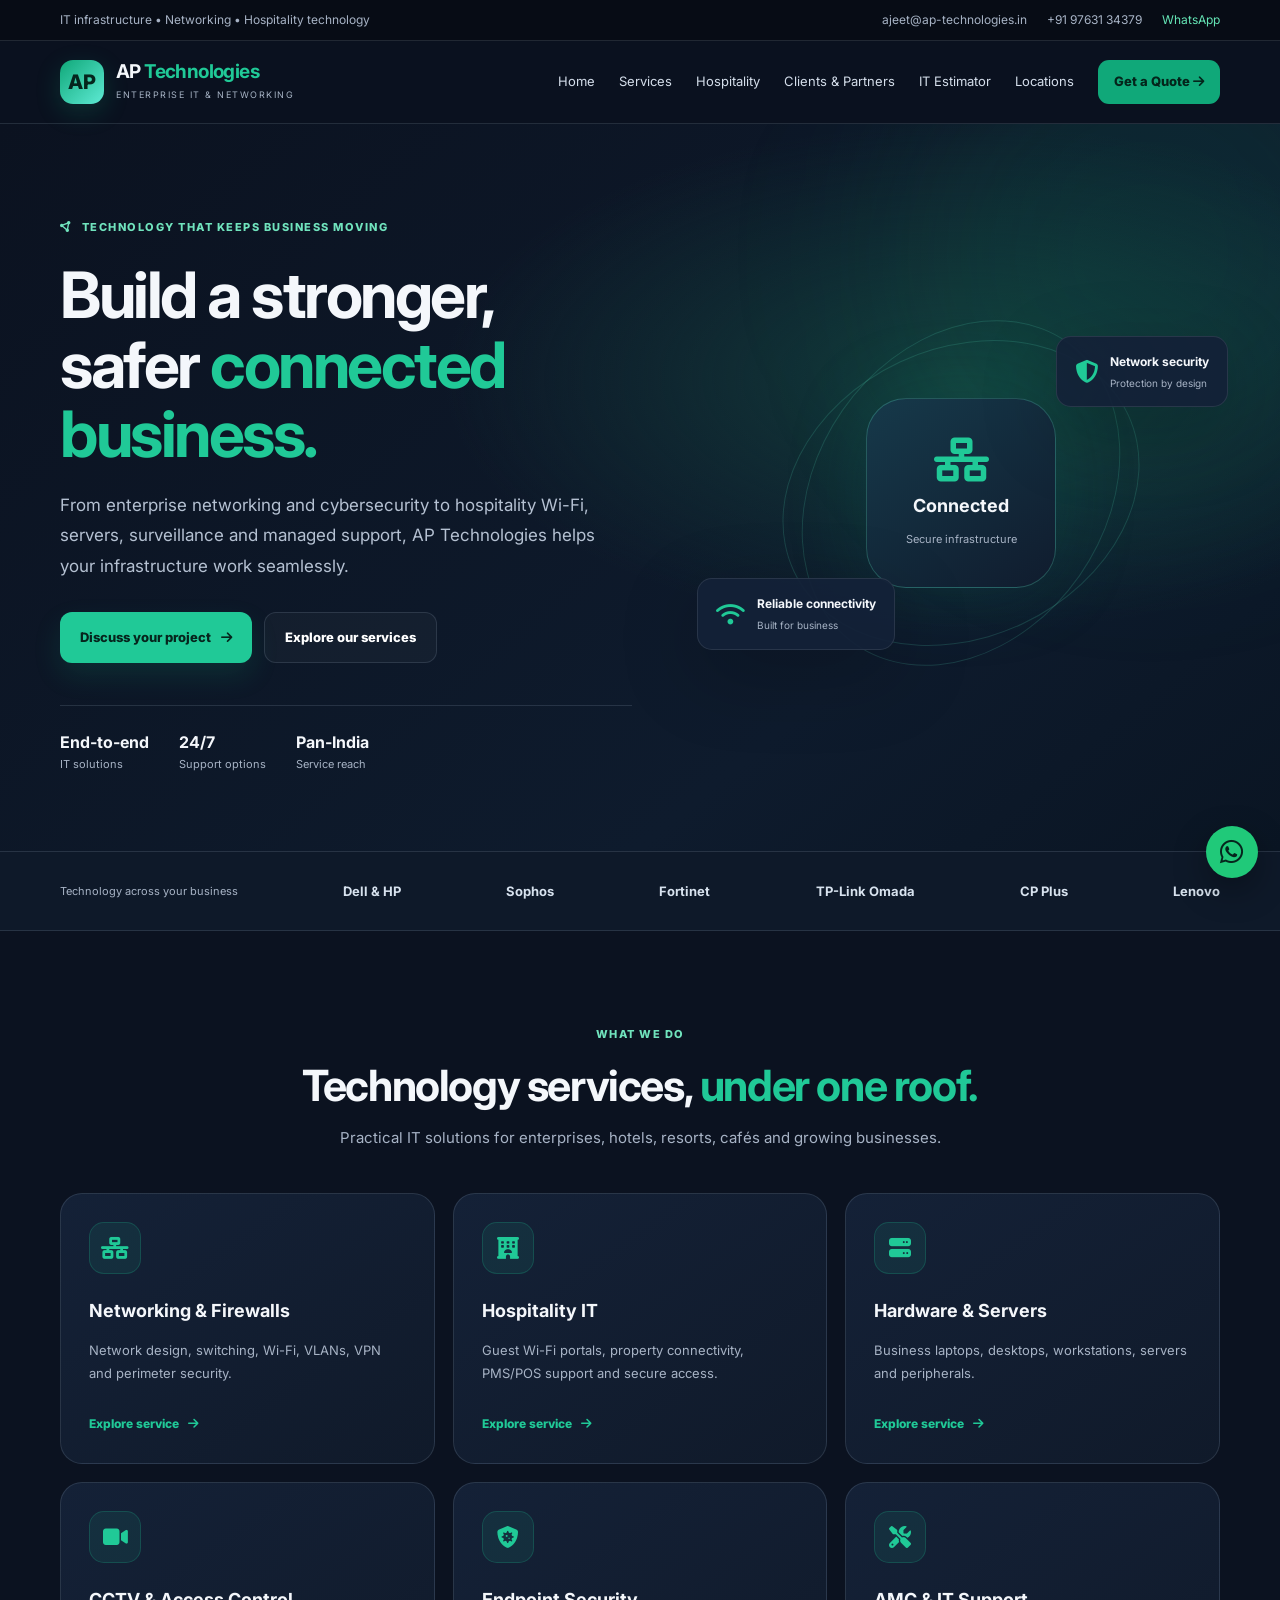
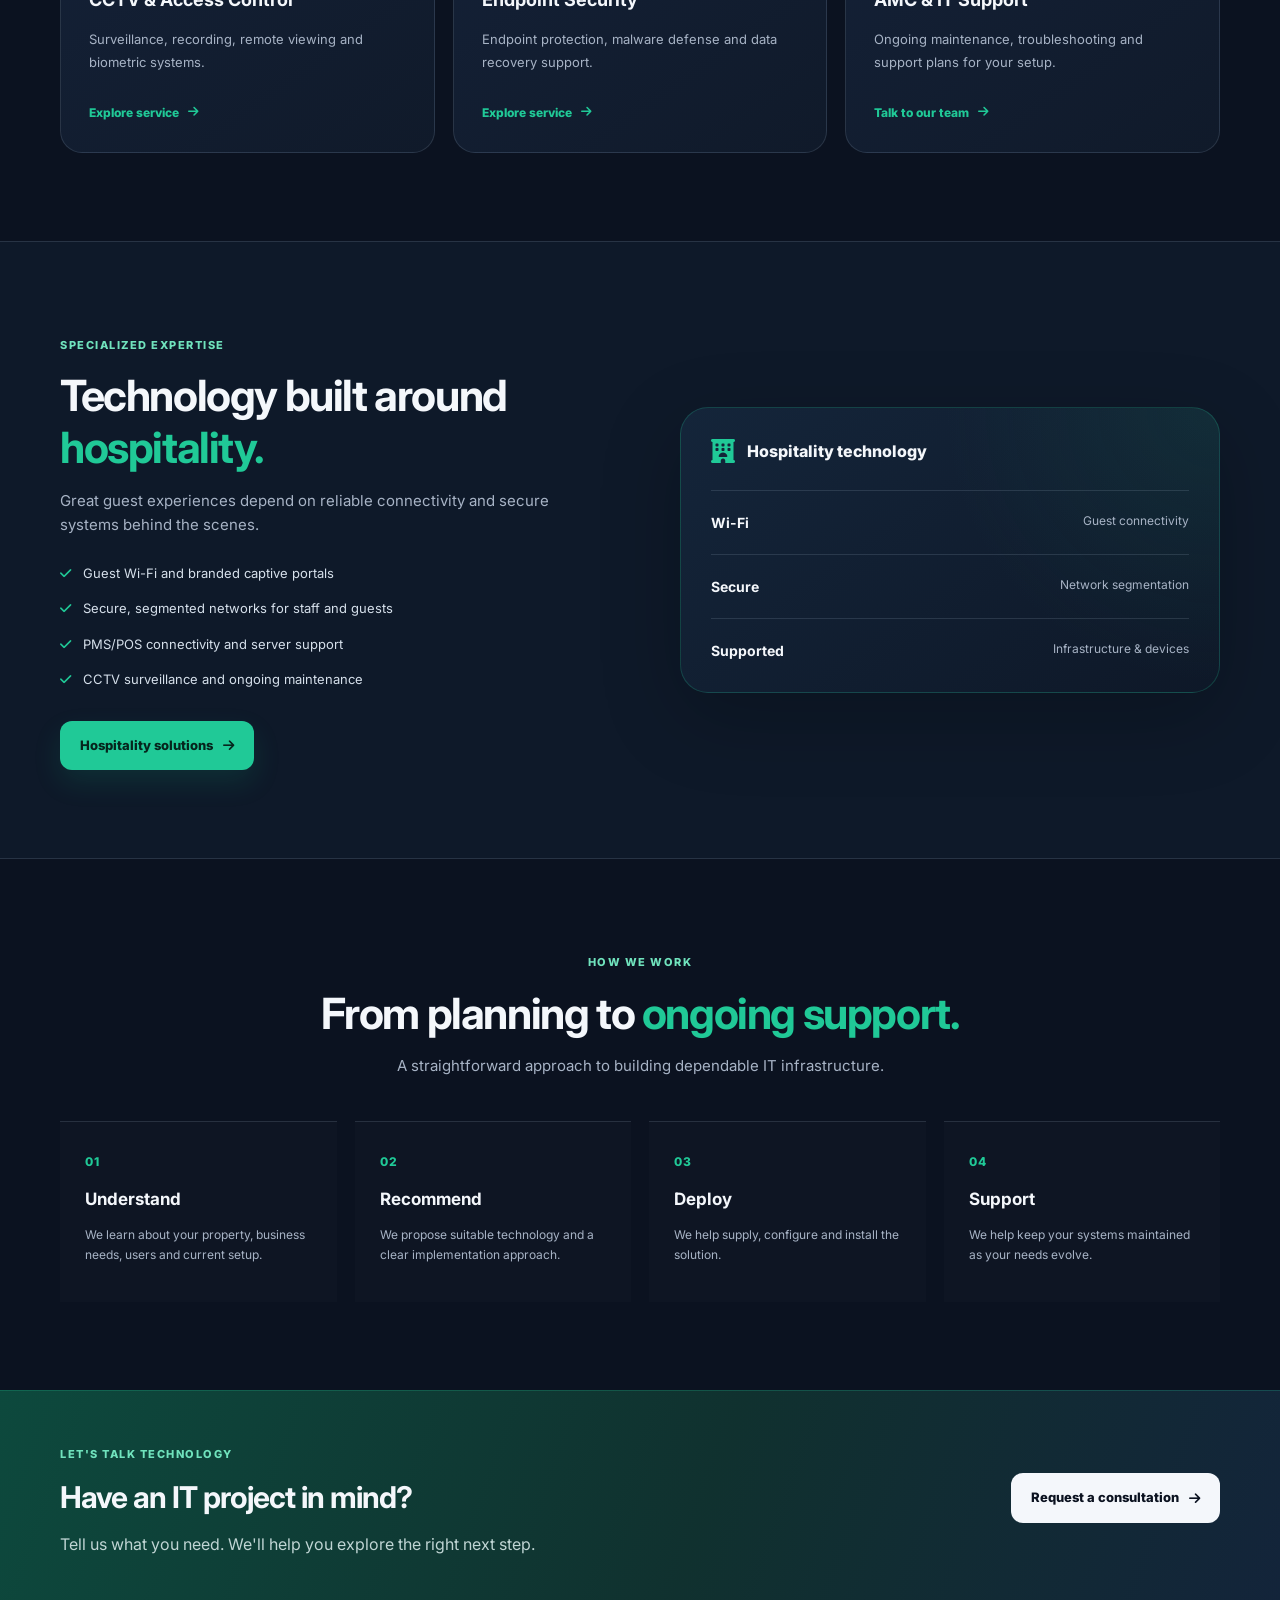
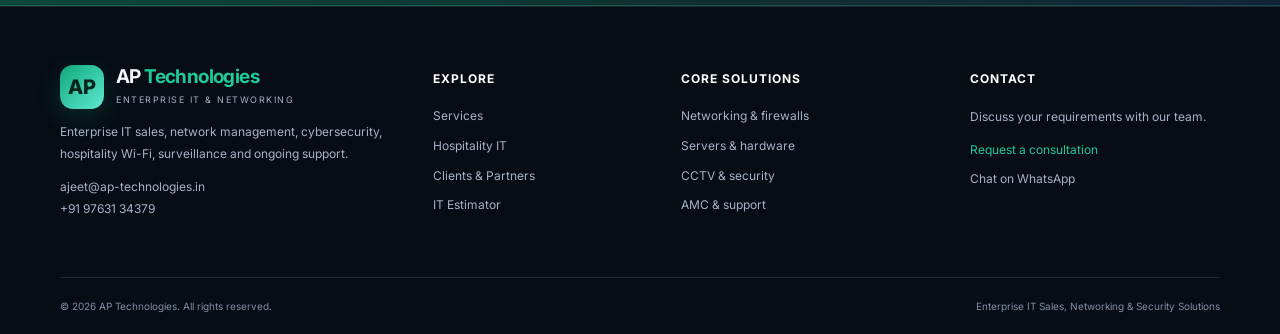
<file: index.html>
<!doctype html><html lang="en"><head><meta charset="utf-8"><meta name="viewport" content="width=device-width, initial-scale=1"><meta name="theme-color" content="#0b1220"><meta name="description" content="AP Technologies delivers enterprise IT infrastructure, networking, cybersecurity, hospitality Wi-Fi, hardware sales and support across India."><title>Home | AP Technologies</title><link rel="preconnect" href="https://fonts.googleapis.com"><link href="https://fonts.googleapis.com/css2?family=Inter:wght@400;500;600;700;800&display=swap" rel="stylesheet"><link rel="stylesheet" href="https://cdnjs.cloudflare.com/ajax/libs/font-awesome/6.5.2/css/all.min.css"><link rel="stylesheet" href="assets/style.css"></head><body><div class="topbar"><div class="container topbar-inner"><span>IT infrastructure • Networking • Hospitality technology</span><div class="top-links"><a href="mailto:ajeet@ap-technologies.in">ajeet@ap-technologies.in</a><a href="tel:+919763134379">+91 97631 34379</a><a class="whatsapp-link" href="https://wa.me/919763134379" target="_blank" rel="noopener">WhatsApp</a></div></div></div>
<header class="site-header"><div class="container nav-wrap"><a class="brand" href="index.html"><span class="brand-mark">AP</span><span><strong>AP <em>Technologies</em></strong><small>Enterprise IT & Networking</small></span></a><button class="menu-toggle" id="menu-btn" aria-label="Toggle navigation" aria-expanded="false"><i class="fa-solid fa-bars"></i></button><nav id="mobile-menu" class="main-nav"><a href="index.html">Home</a><a href="services.html">Services</a><a href="hospitality.html">Hospitality</a><a href="clients.html">Clients & Partners</a><a href="estimator.html">IT Estimator</a><a href="locations.html">Locations</a><a class="nav-cta" href="contact.html">Get a Quote <i class="fa-solid fa-arrow-right"></i></a></nav></div></header><main><section class="hero"><div class="hero-glow"></div><div class="container hero-grid"><div class="hero-copy"><span class="eyebrow"><i class="fa-solid fa-circle-nodes"></i> Technology that keeps business moving</span><h1>Build a stronger, safer <span>connected business.</span></h1><p>From enterprise networking and cybersecurity to hospitality Wi-Fi, servers, surveillance and managed support, AP Technologies helps your infrastructure work seamlessly.</p><div class="hero-actions"><a class="btn btn-primary" href="contact.html">Discuss your project <i class="fa-solid fa-arrow-right"></i></a><a class="btn btn-secondary" href="services.html">Explore our services</a></div><div class="hero-proof"><div><strong>End-to-end</strong><span>IT solutions</span></div><div><strong>24/7</strong><span>Support options</span></div><div><strong>Pan-India</strong><span>Service reach</span></div></div></div><div class="hero-visual"><div class="visual-orbit orbit-one"></div><div class="visual-orbit orbit-two"></div><div class="network-core"><i class="fa-solid fa-network-wired"></i><strong>Connected</strong><span>Secure infrastructure</span></div><div class="float-card card-top"><i class="fa-solid fa-shield-halved"></i><span><b>Network security</b><small>Protection by design</small></span></div><div class="float-card card-bottom"><i class="fa-solid fa-wifi"></i><span><b>Reliable connectivity</b><small>Built for business</small></span></div></div></div></section>
<section class="trust-strip"><div class="container trust-inner"><span>Technology across your business</span><b>Dell & HP</b><b>Sophos</b><b>Fortinet</b><b>TP-Link Omada</b><b>CP Plus</b><b>Lenovo</b></div></section>
<section class="section"><div class="container"><div class="section-heading"><span class="eyebrow">What we do</span><h2>Technology services, <span>under one roof.</span></h2><p>Practical IT solutions for enterprises, hotels, resorts, cafés and growing businesses.</p></div><div class="service-grid">
<a class="service-card" href="services.html#networking"><span class="service-icon"><i class="fa-solid fa-network-wired"></i></span><h3>Networking & Firewalls</h3><p>Network design, switching, Wi-Fi, VLANs, VPN and perimeter security.</p><span class="card-link">Explore service <i class="fa-solid fa-arrow-right"></i></span></a>
<a class="service-card" href="hospitality.html"><span class="service-icon"><i class="fa-solid fa-hotel"></i></span><h3>Hospitality IT</h3><p>Guest Wi-Fi portals, property connectivity, PMS/POS support and secure access.</p><span class="card-link">Explore service <i class="fa-solid fa-arrow-right"></i></span></a>
<a class="service-card" href="services.html#hardware"><span class="service-icon"><i class="fa-solid fa-server"></i></span><h3>Hardware & Servers</h3><p>Business laptops, desktops, workstations, servers and peripherals.</p><span class="card-link">Explore service <i class="fa-solid fa-arrow-right"></i></span></a>
<a class="service-card" href="services.html#security"><span class="service-icon"><i class="fa-solid fa-video"></i></span><h3>CCTV & Access Control</h3><p>Surveillance, recording, remote viewing and biometric systems.</p><span class="card-link">Explore service <i class="fa-solid fa-arrow-right"></i></span></a>
<a class="service-card" href="services.html#security"><span class="service-icon"><i class="fa-solid fa-shield-virus"></i></span><h3>Endpoint Security</h3><p>Endpoint protection, malware defense and data recovery support.</p><span class="card-link">Explore service <i class="fa-solid fa-arrow-right"></i></span></a>
<a class="service-card" href="contact.html"><span class="service-icon"><i class="fa-solid fa-screwdriver-wrench"></i></span><h3>AMC & IT Support</h3><p>Ongoing maintenance, troubleshooting and support plans for your setup.</p><span class="card-link">Talk to our team <i class="fa-solid fa-arrow-right"></i></span></a></div></div></section>
<section class="section section-muted"><div class="container split-layout"><div><span class="eyebrow">Specialized expertise</span><h2>Technology built around <span>hospitality.</span></h2><p class="lead">Great guest experiences depend on reliable connectivity and secure systems behind the scenes.</p><ul class="check-list"><li><i class="fa-solid fa-check"></i> Guest Wi-Fi and branded captive portals</li><li><i class="fa-solid fa-check"></i> Secure, segmented networks for staff and guests</li><li><i class="fa-solid fa-check"></i> PMS/POS connectivity and server support</li><li><i class="fa-solid fa-check"></i> CCTV surveillance and ongoing maintenance</li></ul><a class="btn btn-primary" href="hospitality.html">Hospitality solutions <i class="fa-solid fa-arrow-right"></i></a></div><div class="feature-panel"><div class="feature-panel-top"><i class="fa-solid fa-hotel"></i><span>Hospitality technology</span></div><div class="feature-stat"><strong>Wi-Fi</strong><span>Guest connectivity</span></div><div class="feature-stat"><strong>Secure</strong><span>Network segmentation</span></div><div class="feature-stat"><strong>Supported</strong><span>Infrastructure & devices</span></div></div></div></section>
<section class="section"><div class="container"><div class="section-heading"><span class="eyebrow">How we work</span><h2>From planning to <span>ongoing support.</span></h2><p>A straightforward approach to building dependable IT infrastructure.</p></div><div class="steps-grid"><div><span>01</span><h3>Understand</h3><p>We learn about your property, business needs, users and current setup.</p></div><div><span>02</span><h3>Recommend</h3><p>We propose suitable technology and a clear implementation approach.</p></div><div><span>03</span><h3>Deploy</h3><p>We help supply, configure and install the solution.</p></div><div><span>04</span><h3>Support</h3><p>We help keep your systems maintained as your needs evolve.</p></div></div></div></section>
<section class="cta-band"><div class="container cta-inner"><div><span class="eyebrow">Let's talk technology</span><h2>Have an IT project in mind?</h2><p>Tell us what you need. We'll help you explore the right next step.</p></div><a class="btn btn-light" href="contact.html">Request a consultation <i class="fa-solid fa-arrow-right"></i></a></div></section></main><footer class="site-footer"><div class="container footer-grid"><div class="footer-about"><a class="brand" href="index.html"><span class="brand-mark">AP</span><span><strong>AP <em>Technologies</em></strong><small>Enterprise IT & Networking</small></span></a><p>Enterprise IT sales, network management, cybersecurity, hospitality Wi-Fi, surveillance and ongoing support.</p><p><a href="mailto:ajeet@ap-technologies.in">ajeet@ap-technologies.in</a><br><a href="tel:+919763134379">+91 97631 34379</a></p></div><div><h4>Explore</h4><a href="services.html">Services</a><a href="hospitality.html">Hospitality IT</a><a href="clients.html">Clients & Partners</a><a href="estimator.html">IT Estimator</a></div><div><h4>Core solutions</h4><a href="services.html#networking">Networking & firewalls</a><a href="services.html#hardware">Servers & hardware</a><a href="services.html#security">CCTV & security</a><a href="contact.html">AMC & support</a></div><div><h4>Contact</h4><p>Discuss your requirements with our team.</p><a class="footer-cta" href="contact.html">Request a consultation</a><a href="https://wa.me/919763134379" target="_blank" rel="noopener">Chat on WhatsApp</a></div></div><div class="container footer-bottom"><span>© 2026 AP Technologies. All rights reserved.</span><span>Enterprise IT Sales, Networking & Security Solutions</span></div></footer><a class="floating-whatsapp" href="https://wa.me/919763134379" target="_blank" rel="noopener" aria-label="Chat on WhatsApp"><i class="fa-brands fa-whatsapp"></i></a><script src="assets/app.js"></script></body></html>
</file>
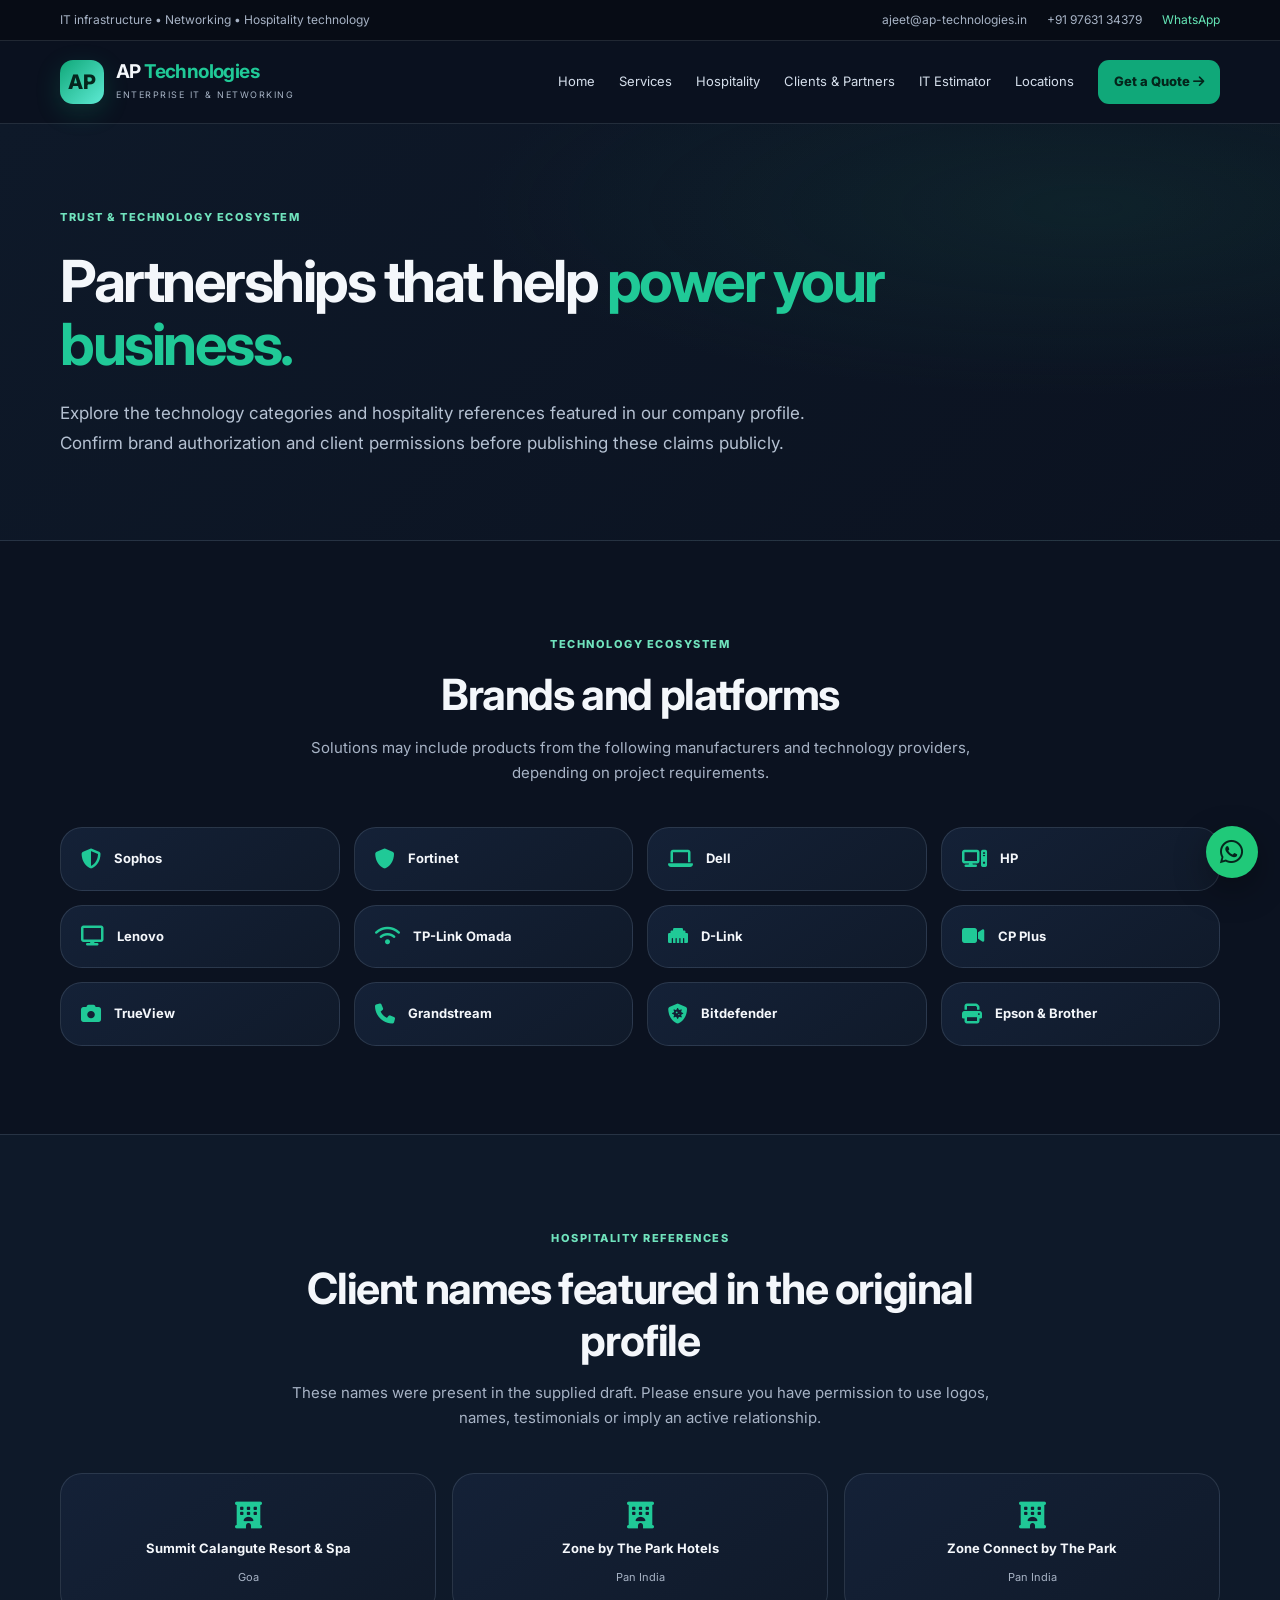
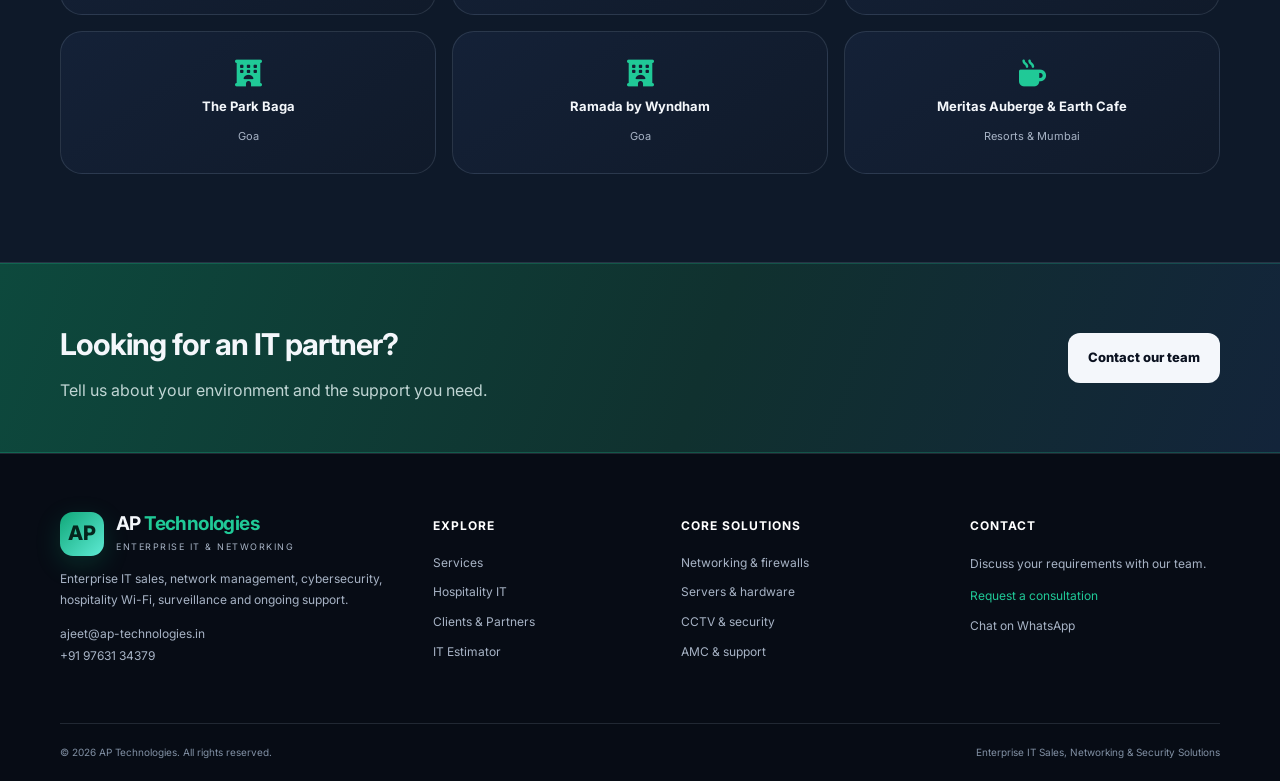
<file: clients.html>
<!doctype html><html lang="en"><head><meta charset="utf-8"><meta name="viewport" content="width=device-width, initial-scale=1"><meta name="theme-color" content="#0b1220"><meta name="description" content="AP Technologies delivers enterprise IT infrastructure, networking, cybersecurity, hospitality Wi-Fi, hardware sales and support across India."><title>Clients & Partners | AP Technologies</title><link rel="preconnect" href="https://fonts.googleapis.com"><link href="https://fonts.googleapis.com/css2?family=Inter:wght@400;500;600;700;800&display=swap" rel="stylesheet"><link rel="stylesheet" href="https://cdnjs.cloudflare.com/ajax/libs/font-awesome/6.5.2/css/all.min.css"><link rel="stylesheet" href="assets/style.css"></head><body><div class="topbar"><div class="container topbar-inner"><span>IT infrastructure • Networking • Hospitality technology</span><div class="top-links"><a href="mailto:ajeet@ap-technologies.in">ajeet@ap-technologies.in</a><a href="tel:+919763134379">+91 97631 34379</a><a class="whatsapp-link" href="https://wa.me/919763134379" target="_blank" rel="noopener">WhatsApp</a></div></div></div>
<header class="site-header"><div class="container nav-wrap"><a class="brand" href="index.html"><span class="brand-mark">AP</span><span><strong>AP <em>Technologies</em></strong><small>Enterprise IT & Networking</small></span></a><button class="menu-toggle" id="menu-btn" aria-label="Toggle navigation" aria-expanded="false"><i class="fa-solid fa-bars"></i></button><nav id="mobile-menu" class="main-nav"><a href="index.html">Home</a><a href="services.html">Services</a><a href="hospitality.html">Hospitality</a><a href="clients.html">Clients & Partners</a><a href="estimator.html">IT Estimator</a><a href="locations.html">Locations</a><a class="nav-cta" href="contact.html">Get a Quote <i class="fa-solid fa-arrow-right"></i></a></nav></div></header><main><section class="page-hero"><div class="container"><span class="eyebrow">Trust & technology ecosystem</span><h1>Partnerships that help <span>power your business.</span></h1><p>Explore the technology categories and hospitality references featured in our company profile. Confirm brand authorization and client permissions before publishing these claims publicly.</p></div></section><section class="section"><div class="container"><div class="section-heading"><span class="eyebrow">Technology ecosystem</span><h2>Brands and platforms</h2><p>Solutions may include products from the following manufacturers and technology providers, depending on project requirements.</p></div><div class="brand-grid"><div class="brand-tile"><i class="fa-solid fa-shield-halved"></i><strong>Sophos</strong></div><div class="brand-tile"><i class="fa-solid fa-shield"></i><strong>Fortinet</strong></div><div class="brand-tile"><i class="fa-solid fa-laptop"></i><strong>Dell</strong></div><div class="brand-tile"><i class="fa-solid fa-computer"></i><strong>HP</strong></div><div class="brand-tile"><i class="fa-solid fa-display"></i><strong>Lenovo</strong></div><div class="brand-tile"><i class="fa-solid fa-wifi"></i><strong>TP-Link Omada</strong></div><div class="brand-tile"><i class="fa-solid fa-ethernet"></i><strong>D-Link</strong></div><div class="brand-tile"><i class="fa-solid fa-video"></i><strong>CP Plus</strong></div><div class="brand-tile"><i class="fa-solid fa-camera"></i><strong>TrueView</strong></div><div class="brand-tile"><i class="fa-solid fa-phone"></i><strong>Grandstream</strong></div><div class="brand-tile"><i class="fa-solid fa-shield-virus"></i><strong>Bitdefender</strong></div><div class="brand-tile"><i class="fa-solid fa-print"></i><strong>Epson & Brother</strong></div></div></div></section><section class="section section-muted"><div class="container"><div class="section-heading"><span class="eyebrow">Hospitality references</span><h2>Client names featured in the original profile</h2><p>These names were present in the supplied draft. Please ensure you have permission to use logos, names, testimonials or imply an active relationship.</p></div><div class="client-grid"><div class="client-tile"><i class="fa-solid fa-hotel"></i><strong>Summit Calangute Resort & Spa</strong><span>Goa</span></div><div class="client-tile"><i class="fa-solid fa-hotel"></i><strong>Zone by The Park Hotels</strong><span>Pan India</span></div><div class="client-tile"><i class="fa-solid fa-hotel"></i><strong>Zone Connect by The Park</strong><span>Pan India</span></div><div class="client-tile"><i class="fa-solid fa-hotel"></i><strong>The Park Baga</strong><span>Goa</span></div><div class="client-tile"><i class="fa-solid fa-hotel"></i><strong>Ramada by Wyndham</strong><span>Goa</span></div><div class="client-tile"><i class="fa-solid fa-mug-hot"></i><strong>Meritas Auberge & Earth Cafe</strong><span>Resorts & Mumbai</span></div></div></div></section><section class="cta-band"><div class="container cta-inner"><div><h2>Looking for an IT partner?</h2><p>Tell us about your environment and the support you need.</p></div><a class="btn btn-light" href="contact.html">Contact our team</a></div></section></main><footer class="site-footer"><div class="container footer-grid"><div class="footer-about"><a class="brand" href="index.html"><span class="brand-mark">AP</span><span><strong>AP <em>Technologies</em></strong><small>Enterprise IT & Networking</small></span></a><p>Enterprise IT sales, network management, cybersecurity, hospitality Wi-Fi, surveillance and ongoing support.</p><p><a href="mailto:ajeet@ap-technologies.in">ajeet@ap-technologies.in</a><br><a href="tel:+919763134379">+91 97631 34379</a></p></div><div><h4>Explore</h4><a href="services.html">Services</a><a href="hospitality.html">Hospitality IT</a><a href="clients.html">Clients & Partners</a><a href="estimator.html">IT Estimator</a></div><div><h4>Core solutions</h4><a href="services.html#networking">Networking & firewalls</a><a href="services.html#hardware">Servers & hardware</a><a href="services.html#security">CCTV & security</a><a href="contact.html">AMC & support</a></div><div><h4>Contact</h4><p>Discuss your requirements with our team.</p><a class="footer-cta" href="contact.html">Request a consultation</a><a href="https://wa.me/919763134379" target="_blank" rel="noopener">Chat on WhatsApp</a></div></div><div class="container footer-bottom"><span>© 2026 AP Technologies. All rights reserved.</span><span>Enterprise IT Sales, Networking & Security Solutions</span></div></footer><a class="floating-whatsapp" href="https://wa.me/919763134379" target="_blank" rel="noopener" aria-label="Chat on WhatsApp"><i class="fa-brands fa-whatsapp"></i></a><script src="assets/app.js"></script></body></html>
</file>
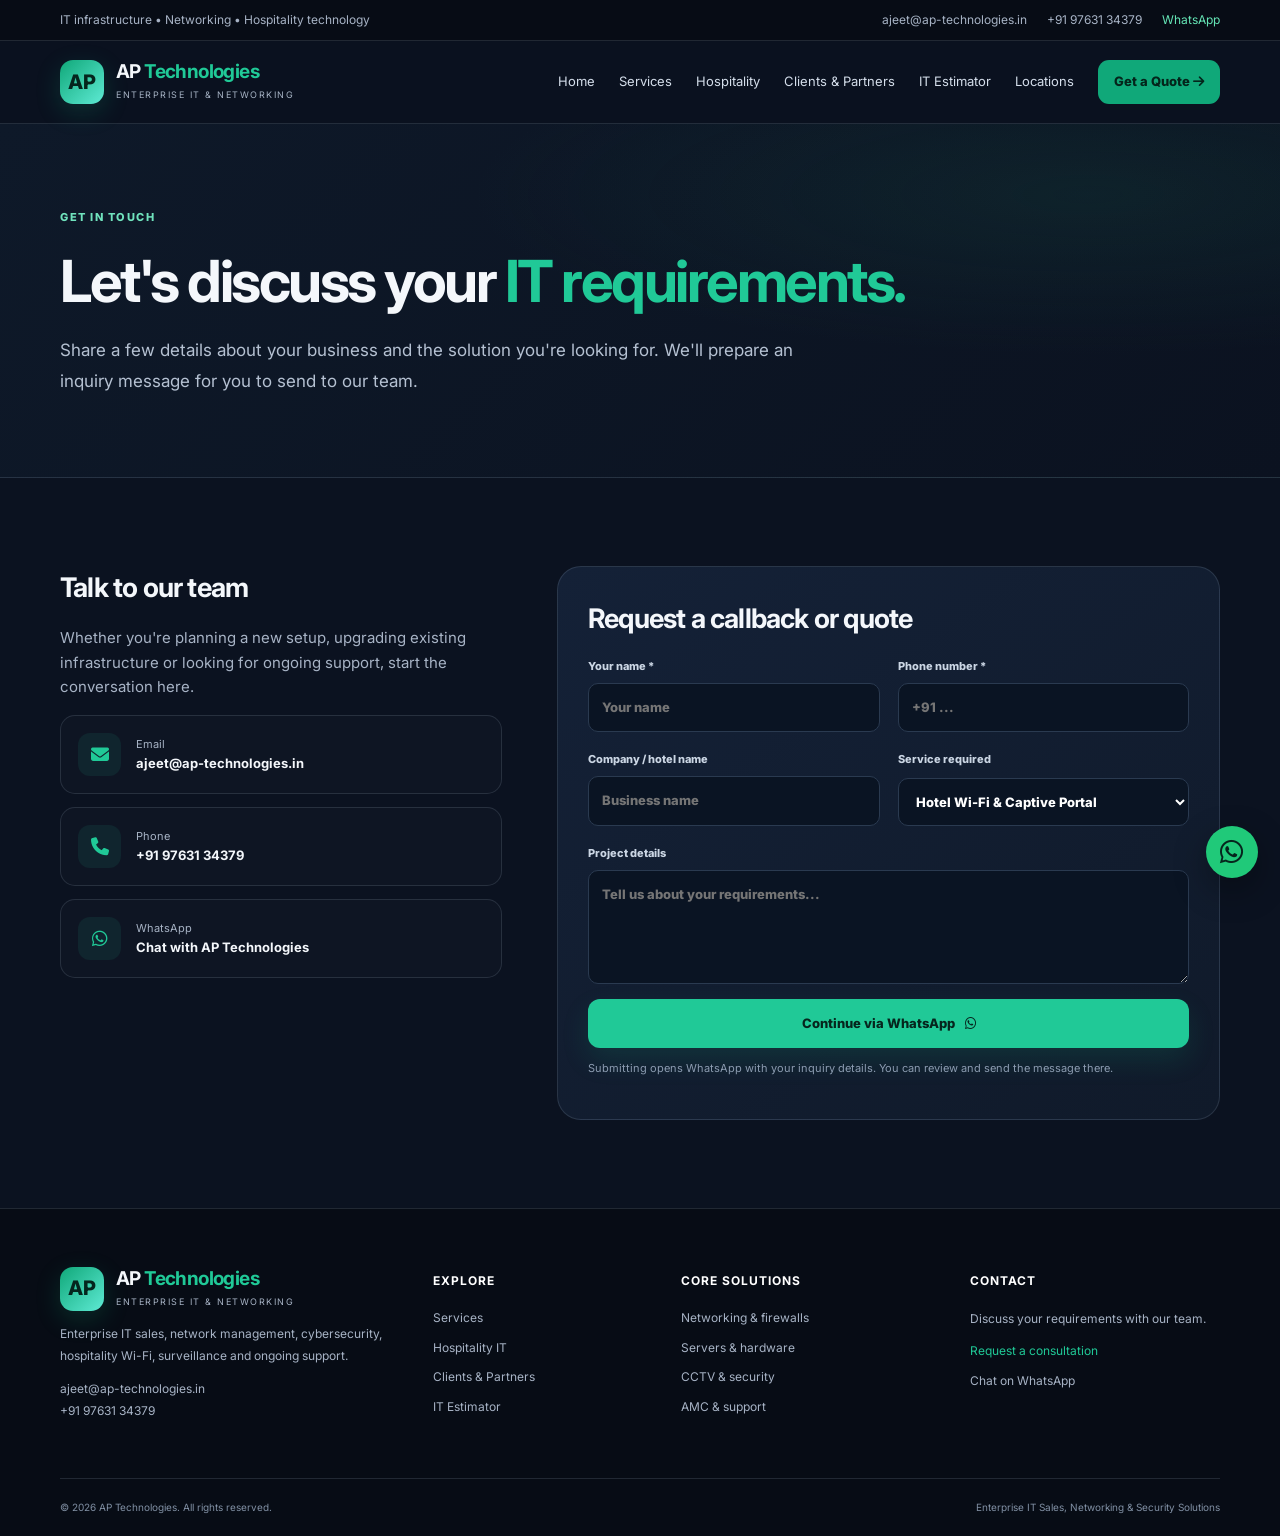
<file: contact.html>
<!doctype html><html lang="en"><head><meta charset="utf-8"><meta name="viewport" content="width=device-width, initial-scale=1"><meta name="theme-color" content="#0b1220"><meta name="description" content="AP Technologies delivers enterprise IT infrastructure, networking, cybersecurity, hospitality Wi-Fi, hardware sales and support across India."><title>Contact | AP Technologies</title><link rel="preconnect" href="https://fonts.googleapis.com"><link href="https://fonts.googleapis.com/css2?family=Inter:wght@400;500;600;700;800&display=swap" rel="stylesheet"><link rel="stylesheet" href="https://cdnjs.cloudflare.com/ajax/libs/font-awesome/6.5.2/css/all.min.css"><link rel="stylesheet" href="assets/style.css"></head><body><div class="topbar"><div class="container topbar-inner"><span>IT infrastructure • Networking • Hospitality technology</span><div class="top-links"><a href="mailto:ajeet@ap-technologies.in">ajeet@ap-technologies.in</a><a href="tel:+919763134379">+91 97631 34379</a><a class="whatsapp-link" href="https://wa.me/919763134379" target="_blank" rel="noopener">WhatsApp</a></div></div></div>
<header class="site-header"><div class="container nav-wrap"><a class="brand" href="index.html"><span class="brand-mark">AP</span><span><strong>AP <em>Technologies</em></strong><small>Enterprise IT & Networking</small></span></a><button class="menu-toggle" id="menu-btn" aria-label="Toggle navigation" aria-expanded="false"><i class="fa-solid fa-bars"></i></button><nav id="mobile-menu" class="main-nav"><a href="index.html">Home</a><a href="services.html">Services</a><a href="hospitality.html">Hospitality</a><a href="clients.html">Clients & Partners</a><a href="estimator.html">IT Estimator</a><a href="locations.html">Locations</a><a class="nav-cta" href="contact.html">Get a Quote <i class="fa-solid fa-arrow-right"></i></a></nav></div></header><main><section class="page-hero"><div class="container"><span class="eyebrow">Get in touch</span><h1>Let's discuss your <span>IT requirements.</span></h1><p>Share a few details about your business and the solution you're looking for. We'll prepare an inquiry message for you to send to our team.</p></div></section><section class="section"><div class="container contact-layout"><div class="contact-info"><h2>Talk to our team</h2><p class="lead">Whether you're planning a new setup, upgrading existing infrastructure or looking for ongoing support, start the conversation here.</p><a class="contact-method" href="mailto:ajeet@ap-technologies.in"><i class="fa-solid fa-envelope"></i><span><small>Email</small><strong>ajeet@ap-technologies.in</strong></span></a><a class="contact-method" href="tel:+919763134379"><i class="fa-solid fa-phone"></i><span><small>Phone</small><strong>+91 97631 34379</strong></span></a><a class="contact-method" href="https://wa.me/919763134379" target="_blank" rel="noopener"><i class="fa-brands fa-whatsapp"></i><span><small>WhatsApp</small><strong>Chat with AP Technologies</strong></span></a></div><form class="contact-form" id="leadForm"><h2>Request a callback or quote</h2><div class="form-grid"><label>Your name *<input id="formName" required placeholder="Your name"></label><label>Phone number *<input id="formPhone" type="tel" required placeholder="+91 ..."></label><label>Company / hotel name<input id="formCompany" placeholder="Business name"></label><label>Service required<select id="formService"><option>Hotel Wi-Fi & Captive Portal</option><option>Networking & Firewall</option><option>Servers, Laptops & Desktops</option><option>CCTV Surveillance</option><option>Biometrics & Access Control</option><option>Data Recovery</option><option>AMC & Maintenance</option><option>Other IT requirement</option></select></label><label class="full-field">Project details<textarea id="formMessage" rows="4" placeholder="Tell us about your requirements..."></textarea></label></div><button class="btn btn-primary btn-full" type="submit">Continue via WhatsApp <i class="fa-brands fa-whatsapp"></i></button><p class="fine-print">Submitting opens WhatsApp with your inquiry details. You can review and send the message there.</p><div id="formSuccess" class="form-success" role="status" hidden>Your inquiry details are ready in WhatsApp.</div></form></div></section></main><footer class="site-footer"><div class="container footer-grid"><div class="footer-about"><a class="brand" href="index.html"><span class="brand-mark">AP</span><span><strong>AP <em>Technologies</em></strong><small>Enterprise IT & Networking</small></span></a><p>Enterprise IT sales, network management, cybersecurity, hospitality Wi-Fi, surveillance and ongoing support.</p><p><a href="mailto:ajeet@ap-technologies.in">ajeet@ap-technologies.in</a><br><a href="tel:+919763134379">+91 97631 34379</a></p></div><div><h4>Explore</h4><a href="services.html">Services</a><a href="hospitality.html">Hospitality IT</a><a href="clients.html">Clients & Partners</a><a href="estimator.html">IT Estimator</a></div><div><h4>Core solutions</h4><a href="services.html#networking">Networking & firewalls</a><a href="services.html#hardware">Servers & hardware</a><a href="services.html#security">CCTV & security</a><a href="contact.html">AMC & support</a></div><div><h4>Contact</h4><p>Discuss your requirements with our team.</p><a class="footer-cta" href="contact.html">Request a consultation</a><a href="https://wa.me/919763134379" target="_blank" rel="noopener">Chat on WhatsApp</a></div></div><div class="container footer-bottom"><span>© 2026 AP Technologies. All rights reserved.</span><span>Enterprise IT Sales, Networking & Security Solutions</span></div></footer><a class="floating-whatsapp" href="https://wa.me/919763134379" target="_blank" rel="noopener" aria-label="Chat on WhatsApp"><i class="fa-brands fa-whatsapp"></i></a><script src="assets/app.js"></script></body></html>
</file>
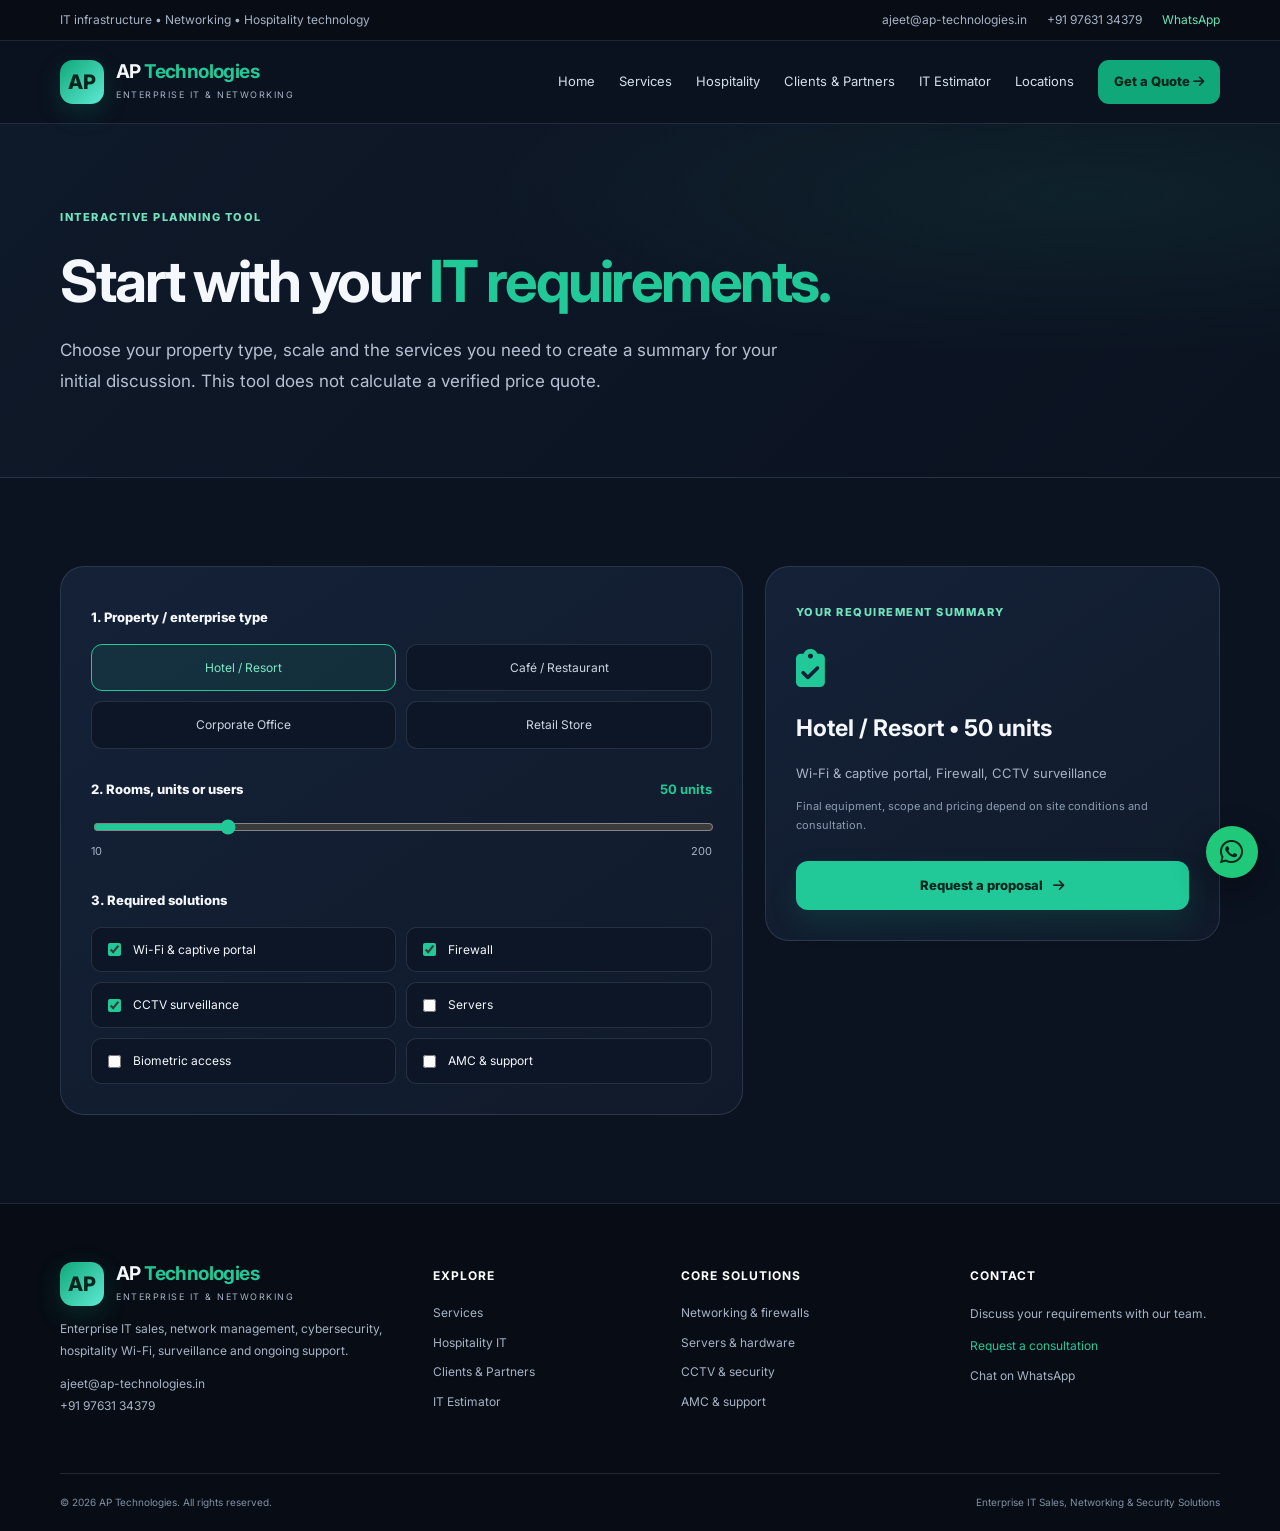
<file: estimator.html>
<!doctype html><html lang="en"><head><meta charset="utf-8"><meta name="viewport" content="width=device-width, initial-scale=1"><meta name="theme-color" content="#0b1220"><meta name="description" content="AP Technologies delivers enterprise IT infrastructure, networking, cybersecurity, hospitality Wi-Fi, hardware sales and support across India."><title>IT Estimator | AP Technologies</title><link rel="preconnect" href="https://fonts.googleapis.com"><link href="https://fonts.googleapis.com/css2?family=Inter:wght@400;500;600;700;800&display=swap" rel="stylesheet"><link rel="stylesheet" href="https://cdnjs.cloudflare.com/ajax/libs/font-awesome/6.5.2/css/all.min.css"><link rel="stylesheet" href="assets/style.css"></head><body><div class="topbar"><div class="container topbar-inner"><span>IT infrastructure • Networking • Hospitality technology</span><div class="top-links"><a href="mailto:ajeet@ap-technologies.in">ajeet@ap-technologies.in</a><a href="tel:+919763134379">+91 97631 34379</a><a class="whatsapp-link" href="https://wa.me/919763134379" target="_blank" rel="noopener">WhatsApp</a></div></div></div>
<header class="site-header"><div class="container nav-wrap"><a class="brand" href="index.html"><span class="brand-mark">AP</span><span><strong>AP <em>Technologies</em></strong><small>Enterprise IT & Networking</small></span></a><button class="menu-toggle" id="menu-btn" aria-label="Toggle navigation" aria-expanded="false"><i class="fa-solid fa-bars"></i></button><nav id="mobile-menu" class="main-nav"><a href="index.html">Home</a><a href="services.html">Services</a><a href="hospitality.html">Hospitality</a><a href="clients.html">Clients & Partners</a><a href="estimator.html">IT Estimator</a><a href="locations.html">Locations</a><a class="nav-cta" href="contact.html">Get a Quote <i class="fa-solid fa-arrow-right"></i></a></nav></div></header><main><section class="page-hero"><div class="container"><span class="eyebrow">Interactive planning tool</span><h1>Start with your <span>IT requirements.</span></h1><p>Choose your property type, scale and the services you need to create a summary for your initial discussion. This tool does not calculate a verified price quote.</p></div></section><section class="section"><div class="container estimator-layout"><div class="estimator-card"><label>1. Property / enterprise type</label><div class="choice-grid"><button class="choice active" data-type="Hotel / Resort">Hotel / Resort</button><button class="choice" data-type="Café / Restaurant">Café / Restaurant</button><button class="choice" data-type="Corporate Office">Corporate Office</button><button class="choice" data-type="Retail Store">Retail Store</button></div><label for="scaleRange">2. Rooms, units or users <strong id="scaleOutput">50 units</strong></label><input id="scaleRange" type="range" min="10" max="200" value="50"><div class="range-labels"><span>10</span><span>200</span></div><label>3. Required solutions</label><div class="checks"><label><input type="checkbox" value="Wi-Fi & captive portal" checked> Wi-Fi & captive portal</label><label><input type="checkbox" value="Firewall" checked> Firewall</label><label><input type="checkbox" value="CCTV surveillance" checked> CCTV surveillance</label><label><input type="checkbox" value="Servers"> Servers</label><label><input type="checkbox" value="Biometric access"> Biometric access</label><label><input type="checkbox" value="AMC & support"> AMC & support</label></div></div><aside class="estimate-result"><span class="eyebrow">Your requirement summary</span><i class="fa-solid fa-clipboard-check result-icon"></i><h2 id="estSummaryText">Hotel / Resort • 50 units</h2><p id="estDetails">Wi-Fi & captive portal, Firewall, CCTV surveillance</p><p class="fine-print">Final equipment, scope and pricing depend on site conditions and consultation.</p><a class="btn btn-primary btn-full" id="estimateContact" href="contact.html">Request a proposal <i class="fa-solid fa-arrow-right"></i></a></aside></div></section></main><footer class="site-footer"><div class="container footer-grid"><div class="footer-about"><a class="brand" href="index.html"><span class="brand-mark">AP</span><span><strong>AP <em>Technologies</em></strong><small>Enterprise IT & Networking</small></span></a><p>Enterprise IT sales, network management, cybersecurity, hospitality Wi-Fi, surveillance and ongoing support.</p><p><a href="mailto:ajeet@ap-technologies.in">ajeet@ap-technologies.in</a><br><a href="tel:+919763134379">+91 97631 34379</a></p></div><div><h4>Explore</h4><a href="services.html">Services</a><a href="hospitality.html">Hospitality IT</a><a href="clients.html">Clients & Partners</a><a href="estimator.html">IT Estimator</a></div><div><h4>Core solutions</h4><a href="services.html#networking">Networking & firewalls</a><a href="services.html#hardware">Servers & hardware</a><a href="services.html#security">CCTV & security</a><a href="contact.html">AMC & support</a></div><div><h4>Contact</h4><p>Discuss your requirements with our team.</p><a class="footer-cta" href="contact.html">Request a consultation</a><a href="https://wa.me/919763134379" target="_blank" rel="noopener">Chat on WhatsApp</a></div></div><div class="container footer-bottom"><span>© 2026 AP Technologies. All rights reserved.</span><span>Enterprise IT Sales, Networking & Security Solutions</span></div></footer><a class="floating-whatsapp" href="https://wa.me/919763134379" target="_blank" rel="noopener" aria-label="Chat on WhatsApp"><i class="fa-brands fa-whatsapp"></i></a><script src="assets/app.js"></script></body></html>
</file>
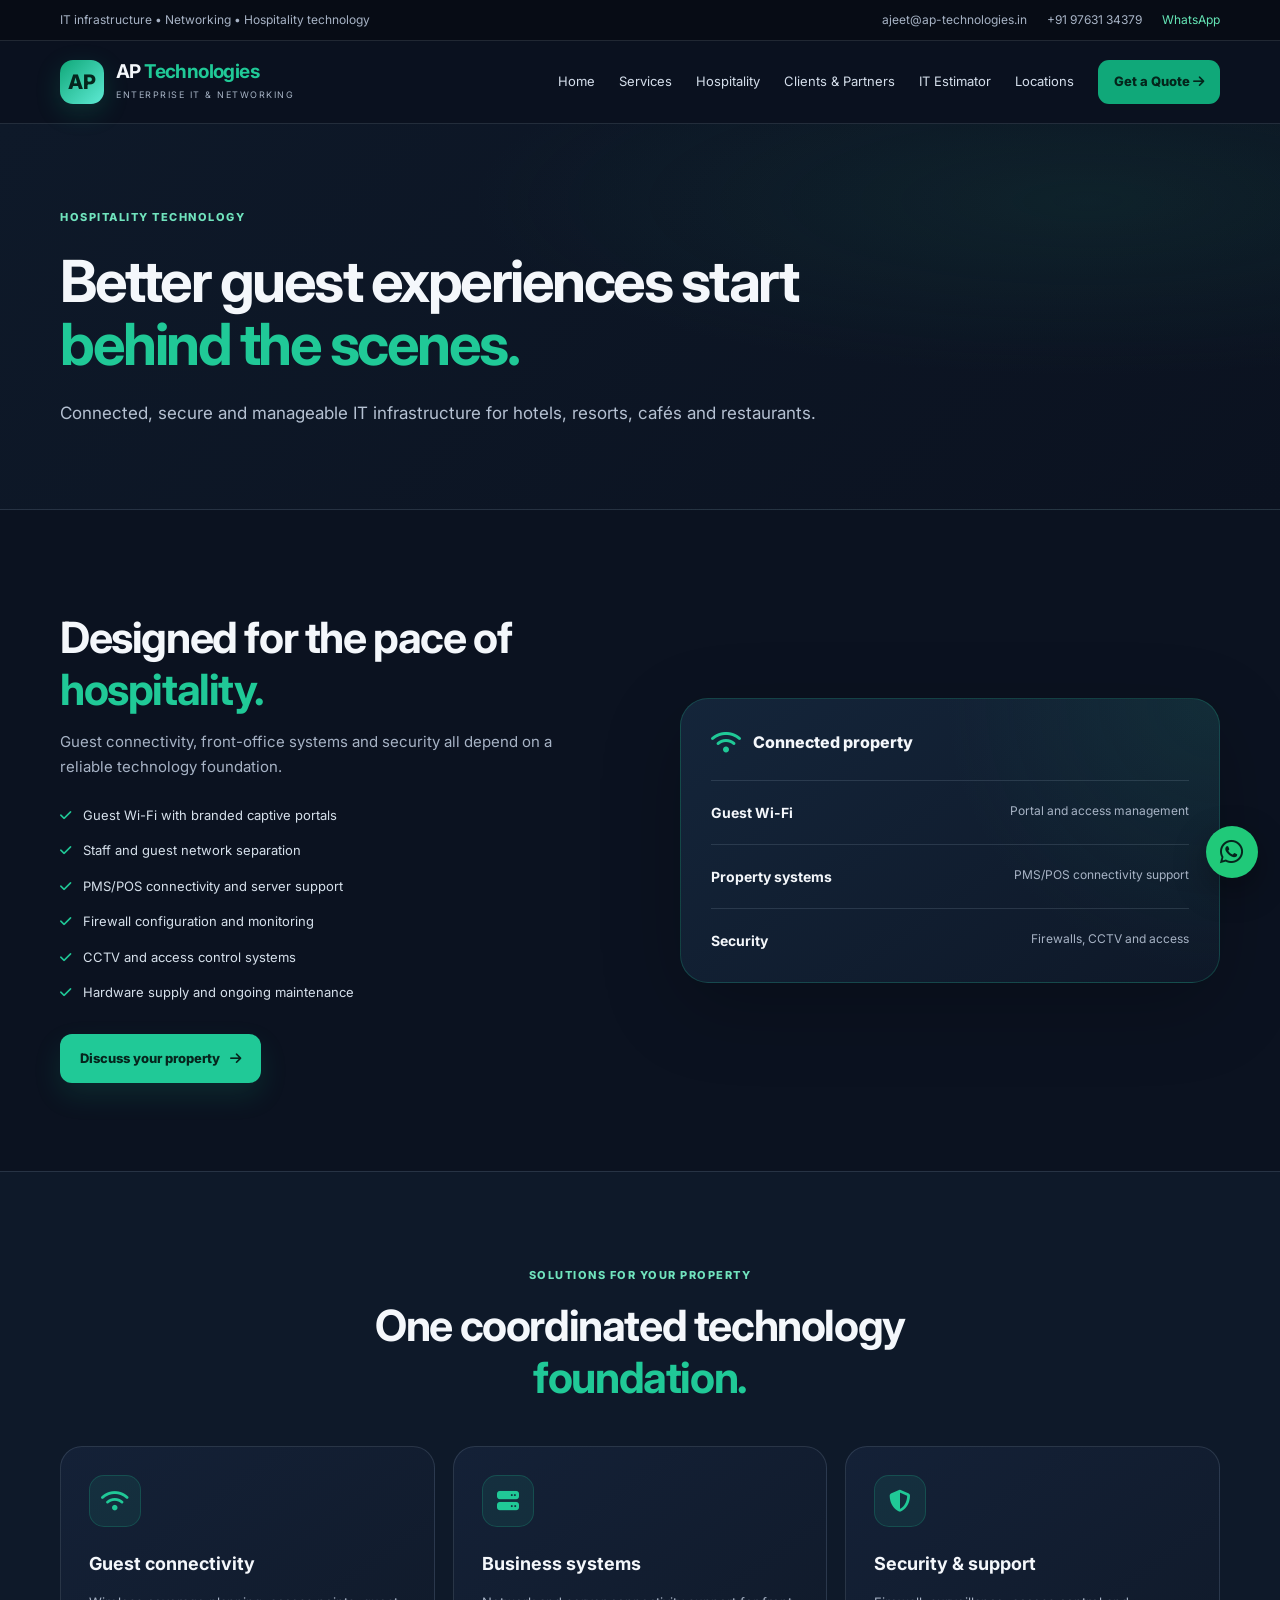
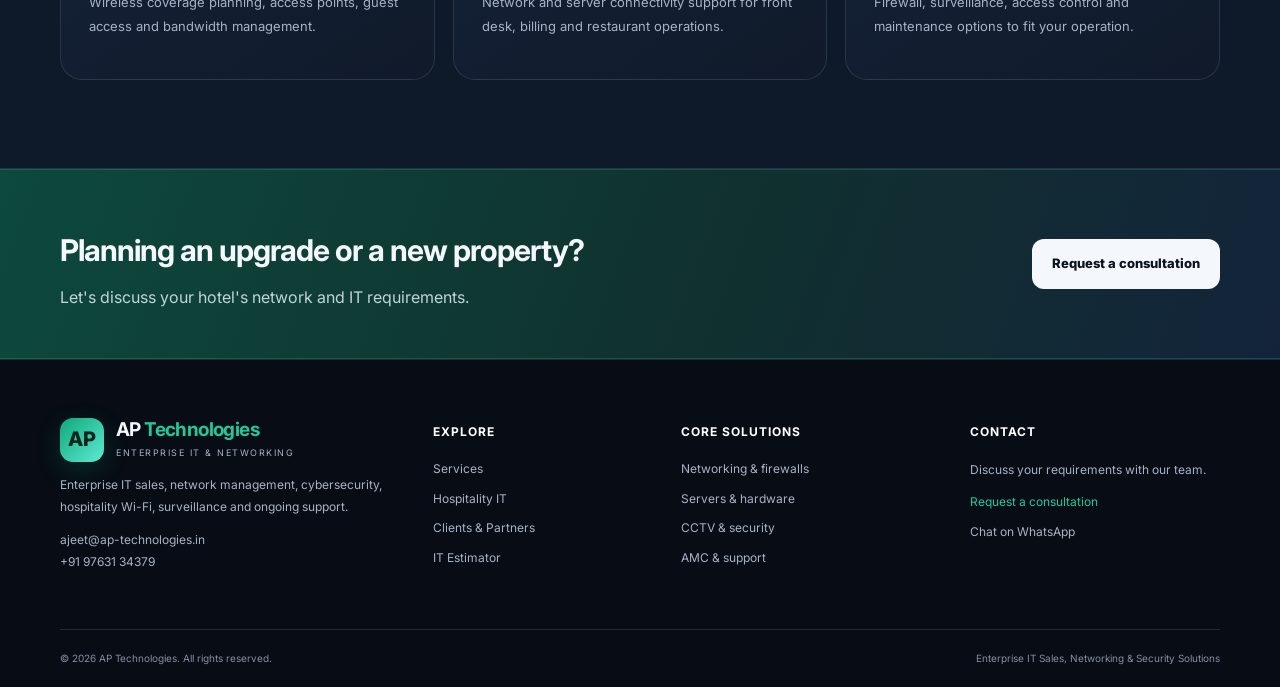
<file: hospitality.html>
<!doctype html><html lang="en"><head><meta charset="utf-8"><meta name="viewport" content="width=device-width, initial-scale=1"><meta name="theme-color" content="#0b1220"><meta name="description" content="AP Technologies delivers enterprise IT infrastructure, networking, cybersecurity, hospitality Wi-Fi, hardware sales and support across India."><title>Hospitality Solutions | AP Technologies</title><link rel="preconnect" href="https://fonts.googleapis.com"><link href="https://fonts.googleapis.com/css2?family=Inter:wght@400;500;600;700;800&display=swap" rel="stylesheet"><link rel="stylesheet" href="https://cdnjs.cloudflare.com/ajax/libs/font-awesome/6.5.2/css/all.min.css"><link rel="stylesheet" href="assets/style.css"></head><body><div class="topbar"><div class="container topbar-inner"><span>IT infrastructure • Networking • Hospitality technology</span><div class="top-links"><a href="mailto:ajeet@ap-technologies.in">ajeet@ap-technologies.in</a><a href="tel:+919763134379">+91 97631 34379</a><a class="whatsapp-link" href="https://wa.me/919763134379" target="_blank" rel="noopener">WhatsApp</a></div></div></div>
<header class="site-header"><div class="container nav-wrap"><a class="brand" href="index.html"><span class="brand-mark">AP</span><span><strong>AP <em>Technologies</em></strong><small>Enterprise IT & Networking</small></span></a><button class="menu-toggle" id="menu-btn" aria-label="Toggle navigation" aria-expanded="false"><i class="fa-solid fa-bars"></i></button><nav id="mobile-menu" class="main-nav"><a href="index.html">Home</a><a href="services.html">Services</a><a href="hospitality.html">Hospitality</a><a href="clients.html">Clients & Partners</a><a href="estimator.html">IT Estimator</a><a href="locations.html">Locations</a><a class="nav-cta" href="contact.html">Get a Quote <i class="fa-solid fa-arrow-right"></i></a></nav></div></header><main><section class="page-hero"><div class="container"><span class="eyebrow">Hospitality technology</span><h1>Better guest experiences start <span>behind the scenes.</span></h1><p>Connected, secure and manageable IT infrastructure for hotels, resorts, cafés and restaurants.</p></div></section><section class="section"><div class="container split-layout"><div><h2>Designed for the pace of <span>hospitality.</span></h2><p class="lead">Guest connectivity, front-office systems and security all depend on a reliable technology foundation.</p><ul class="check-list"><li><i class="fa-solid fa-check"></i> Guest Wi-Fi with branded captive portals</li><li><i class="fa-solid fa-check"></i> Staff and guest network separation</li><li><i class="fa-solid fa-check"></i> PMS/POS connectivity and server support</li><li><i class="fa-solid fa-check"></i> Firewall configuration and monitoring</li><li><i class="fa-solid fa-check"></i> CCTV and access control systems</li><li><i class="fa-solid fa-check"></i> Hardware supply and ongoing maintenance</li></ul><a class="btn btn-primary" href="contact.html">Discuss your property <i class="fa-solid fa-arrow-right"></i></a></div><div class="feature-panel hospitality-panel"><div class="feature-panel-top"><i class="fa-solid fa-wifi"></i><span>Connected property</span></div><div class="feature-stat"><strong>Guest Wi-Fi</strong><span>Portal and access management</span></div><div class="feature-stat"><strong>Property systems</strong><span>PMS/POS connectivity support</span></div><div class="feature-stat"><strong>Security</strong><span>Firewalls, CCTV and access</span></div></div></div></section><section class="section section-muted"><div class="container"><div class="section-heading"><span class="eyebrow">Solutions for your property</span><h2>One coordinated technology <span>foundation.</span></h2></div><div class="service-grid"><article class="service-card"><span class="service-icon"><i class="fa-solid fa-wifi"></i></span><h3>Guest connectivity</h3><p>Wireless coverage planning, access points, guest access and bandwidth management.</p></article><article class="service-card"><span class="service-icon"><i class="fa-solid fa-server"></i></span><h3>Business systems</h3><p>Network and server connectivity support for front desk, billing and restaurant operations.</p></article><article class="service-card"><span class="service-icon"><i class="fa-solid fa-shield-halved"></i></span><h3>Security & support</h3><p>Firewall, surveillance, access control and maintenance options to fit your operation.</p></article></div></div></section><section class="cta-band"><div class="container cta-inner"><div><h2>Planning an upgrade or a new property?</h2><p>Let's discuss your hotel's network and IT requirements.</p></div><a class="btn btn-light" href="contact.html">Request a consultation</a></div></section></main><footer class="site-footer"><div class="container footer-grid"><div class="footer-about"><a class="brand" href="index.html"><span class="brand-mark">AP</span><span><strong>AP <em>Technologies</em></strong><small>Enterprise IT & Networking</small></span></a><p>Enterprise IT sales, network management, cybersecurity, hospitality Wi-Fi, surveillance and ongoing support.</p><p><a href="mailto:ajeet@ap-technologies.in">ajeet@ap-technologies.in</a><br><a href="tel:+919763134379">+91 97631 34379</a></p></div><div><h4>Explore</h4><a href="services.html">Services</a><a href="hospitality.html">Hospitality IT</a><a href="clients.html">Clients & Partners</a><a href="estimator.html">IT Estimator</a></div><div><h4>Core solutions</h4><a href="services.html#networking">Networking & firewalls</a><a href="services.html#hardware">Servers & hardware</a><a href="services.html#security">CCTV & security</a><a href="contact.html">AMC & support</a></div><div><h4>Contact</h4><p>Discuss your requirements with our team.</p><a class="footer-cta" href="contact.html">Request a consultation</a><a href="https://wa.me/919763134379" target="_blank" rel="noopener">Chat on WhatsApp</a></div></div><div class="container footer-bottom"><span>© 2026 AP Technologies. All rights reserved.</span><span>Enterprise IT Sales, Networking & Security Solutions</span></div></footer><a class="floating-whatsapp" href="https://wa.me/919763134379" target="_blank" rel="noopener" aria-label="Chat on WhatsApp"><i class="fa-brands fa-whatsapp"></i></a><script src="assets/app.js"></script></body></html>
</file>
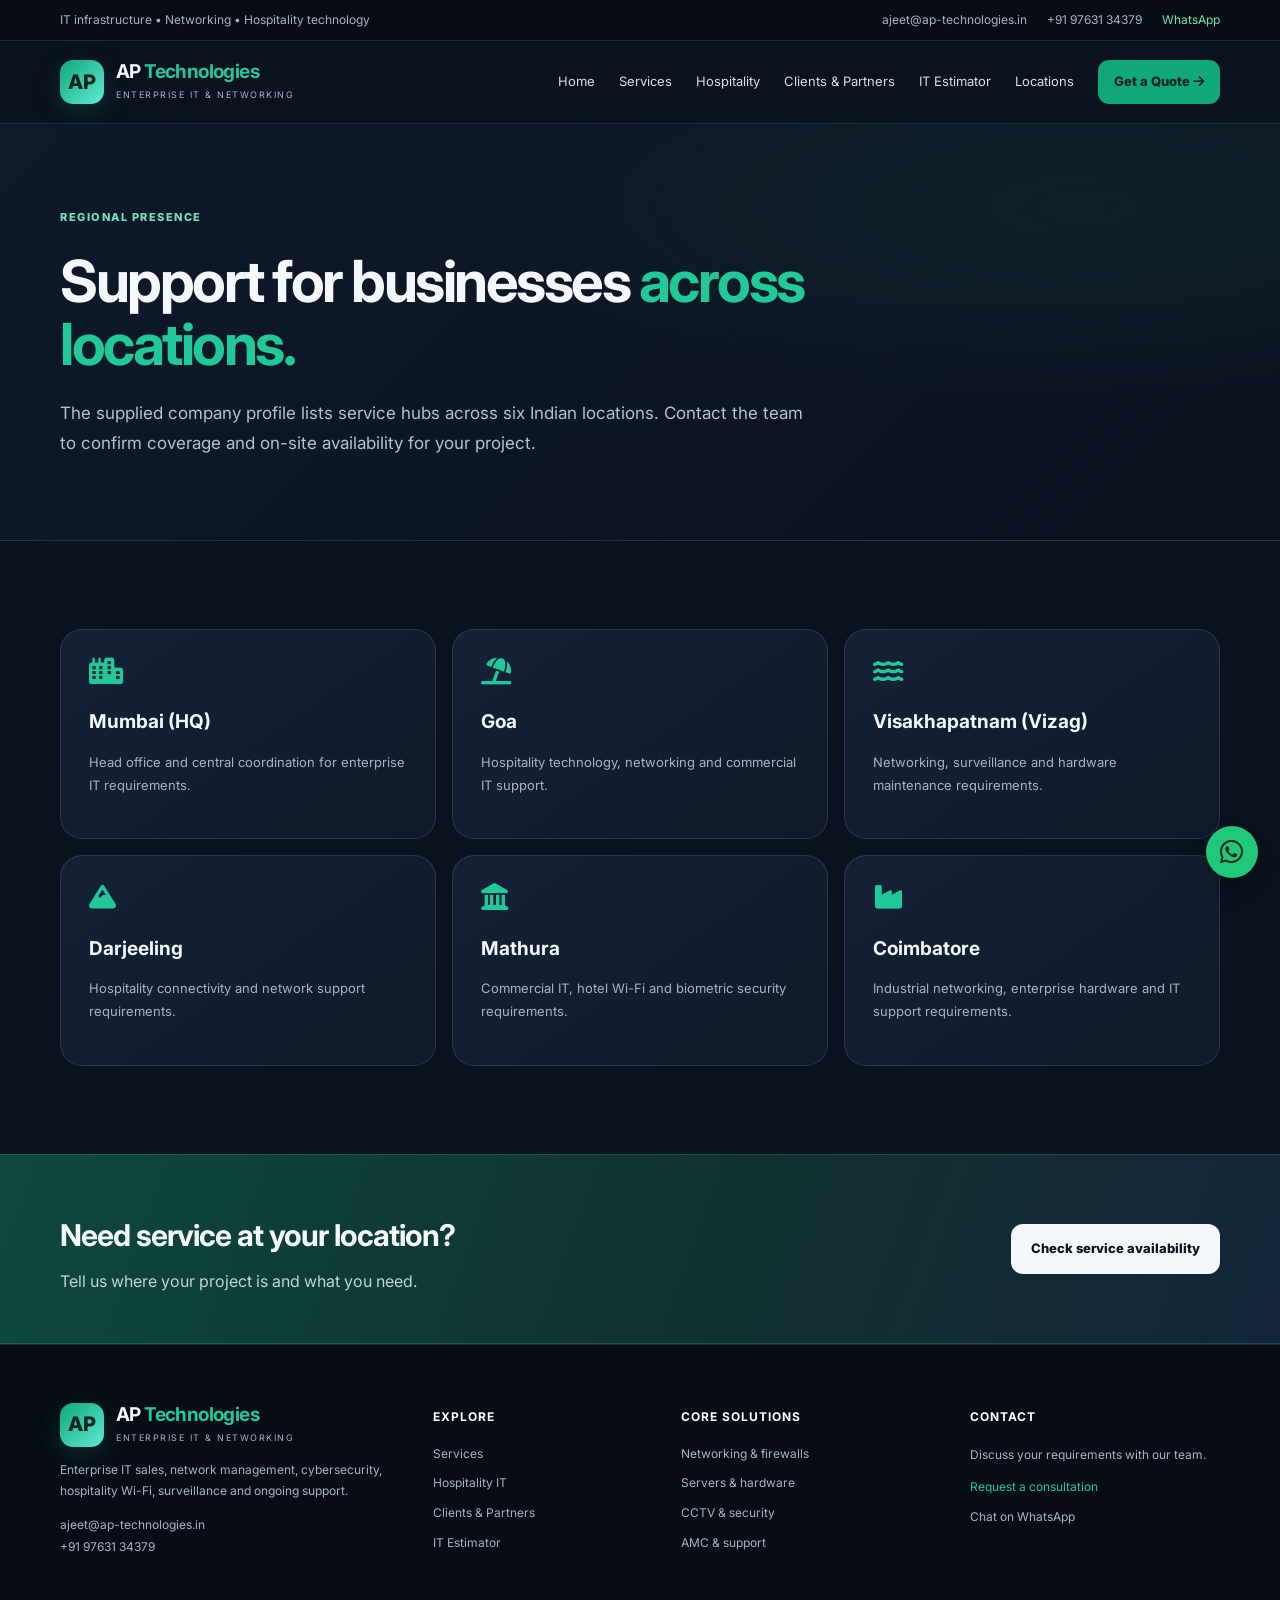
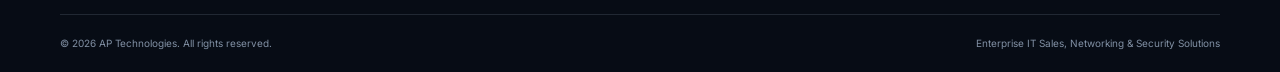
<file: locations.html>
<!doctype html><html lang="en"><head><meta charset="utf-8"><meta name="viewport" content="width=device-width, initial-scale=1"><meta name="theme-color" content="#0b1220"><meta name="description" content="AP Technologies delivers enterprise IT infrastructure, networking, cybersecurity, hospitality Wi-Fi, hardware sales and support across India."><title>Locations | AP Technologies</title><link rel="preconnect" href="https://fonts.googleapis.com"><link href="https://fonts.googleapis.com/css2?family=Inter:wght@400;500;600;700;800&display=swap" rel="stylesheet"><link rel="stylesheet" href="https://cdnjs.cloudflare.com/ajax/libs/font-awesome/6.5.2/css/all.min.css"><link rel="stylesheet" href="assets/style.css"></head><body><div class="topbar"><div class="container topbar-inner"><span>IT infrastructure • Networking • Hospitality technology</span><div class="top-links"><a href="mailto:ajeet@ap-technologies.in">ajeet@ap-technologies.in</a><a href="tel:+919763134379">+91 97631 34379</a><a class="whatsapp-link" href="https://wa.me/919763134379" target="_blank" rel="noopener">WhatsApp</a></div></div></div>
<header class="site-header"><div class="container nav-wrap"><a class="brand" href="index.html"><span class="brand-mark">AP</span><span><strong>AP <em>Technologies</em></strong><small>Enterprise IT & Networking</small></span></a><button class="menu-toggle" id="menu-btn" aria-label="Toggle navigation" aria-expanded="false"><i class="fa-solid fa-bars"></i></button><nav id="mobile-menu" class="main-nav"><a href="index.html">Home</a><a href="services.html">Services</a><a href="hospitality.html">Hospitality</a><a href="clients.html">Clients & Partners</a><a href="estimator.html">IT Estimator</a><a href="locations.html">Locations</a><a class="nav-cta" href="contact.html">Get a Quote <i class="fa-solid fa-arrow-right"></i></a></nav></div></header><main><section class="page-hero"><div class="container"><span class="eyebrow">Regional presence</span><h1>Support for businesses <span>across locations.</span></h1><p>The supplied company profile lists service hubs across six Indian locations. Contact the team to confirm coverage and on-site availability for your project.</p></div></section><section class="section"><div class="container location-grid"><article class="location-card"><i class="fa-solid fa-city"></i><h2>Mumbai (HQ)</h2><p>Head office and central coordination for enterprise IT requirements.</p></article><article class="location-card"><i class="fa-solid fa-umbrella-beach"></i><h2>Goa</h2><p>Hospitality technology, networking and commercial IT support.</p></article><article class="location-card"><i class="fa-solid fa-water"></i><h2>Visakhapatnam (Vizag)</h2><p>Networking, surveillance and hardware maintenance requirements.</p></article><article class="location-card"><i class="fa-solid fa-mountain"></i><h2>Darjeeling</h2><p>Hospitality connectivity and network support requirements.</p></article><article class="location-card"><i class="fa-solid fa-landmark"></i><h2>Mathura</h2><p>Commercial IT, hotel Wi-Fi and biometric security requirements.</p></article><article class="location-card"><i class="fa-solid fa-industry"></i><h2>Coimbatore</h2><p>Industrial networking, enterprise hardware and IT support requirements.</p></article></div></section><section class="cta-band"><div class="container cta-inner"><div><h2>Need service at your location?</h2><p>Tell us where your project is and what you need.</p></div><a class="btn btn-light" href="contact.html">Check service availability</a></div></section></main><footer class="site-footer"><div class="container footer-grid"><div class="footer-about"><a class="brand" href="index.html"><span class="brand-mark">AP</span><span><strong>AP <em>Technologies</em></strong><small>Enterprise IT & Networking</small></span></a><p>Enterprise IT sales, network management, cybersecurity, hospitality Wi-Fi, surveillance and ongoing support.</p><p><a href="mailto:ajeet@ap-technologies.in">ajeet@ap-technologies.in</a><br><a href="tel:+919763134379">+91 97631 34379</a></p></div><div><h4>Explore</h4><a href="services.html">Services</a><a href="hospitality.html">Hospitality IT</a><a href="clients.html">Clients & Partners</a><a href="estimator.html">IT Estimator</a></div><div><h4>Core solutions</h4><a href="services.html#networking">Networking & firewalls</a><a href="services.html#hardware">Servers & hardware</a><a href="services.html#security">CCTV & security</a><a href="contact.html">AMC & support</a></div><div><h4>Contact</h4><p>Discuss your requirements with our team.</p><a class="footer-cta" href="contact.html">Request a consultation</a><a href="https://wa.me/919763134379" target="_blank" rel="noopener">Chat on WhatsApp</a></div></div><div class="container footer-bottom"><span>© 2026 AP Technologies. All rights reserved.</span><span>Enterprise IT Sales, Networking & Security Solutions</span></div></footer><a class="floating-whatsapp" href="https://wa.me/919763134379" target="_blank" rel="noopener" aria-label="Chat on WhatsApp"><i class="fa-brands fa-whatsapp"></i></a><script src="assets/app.js"></script></body></html>
</file>
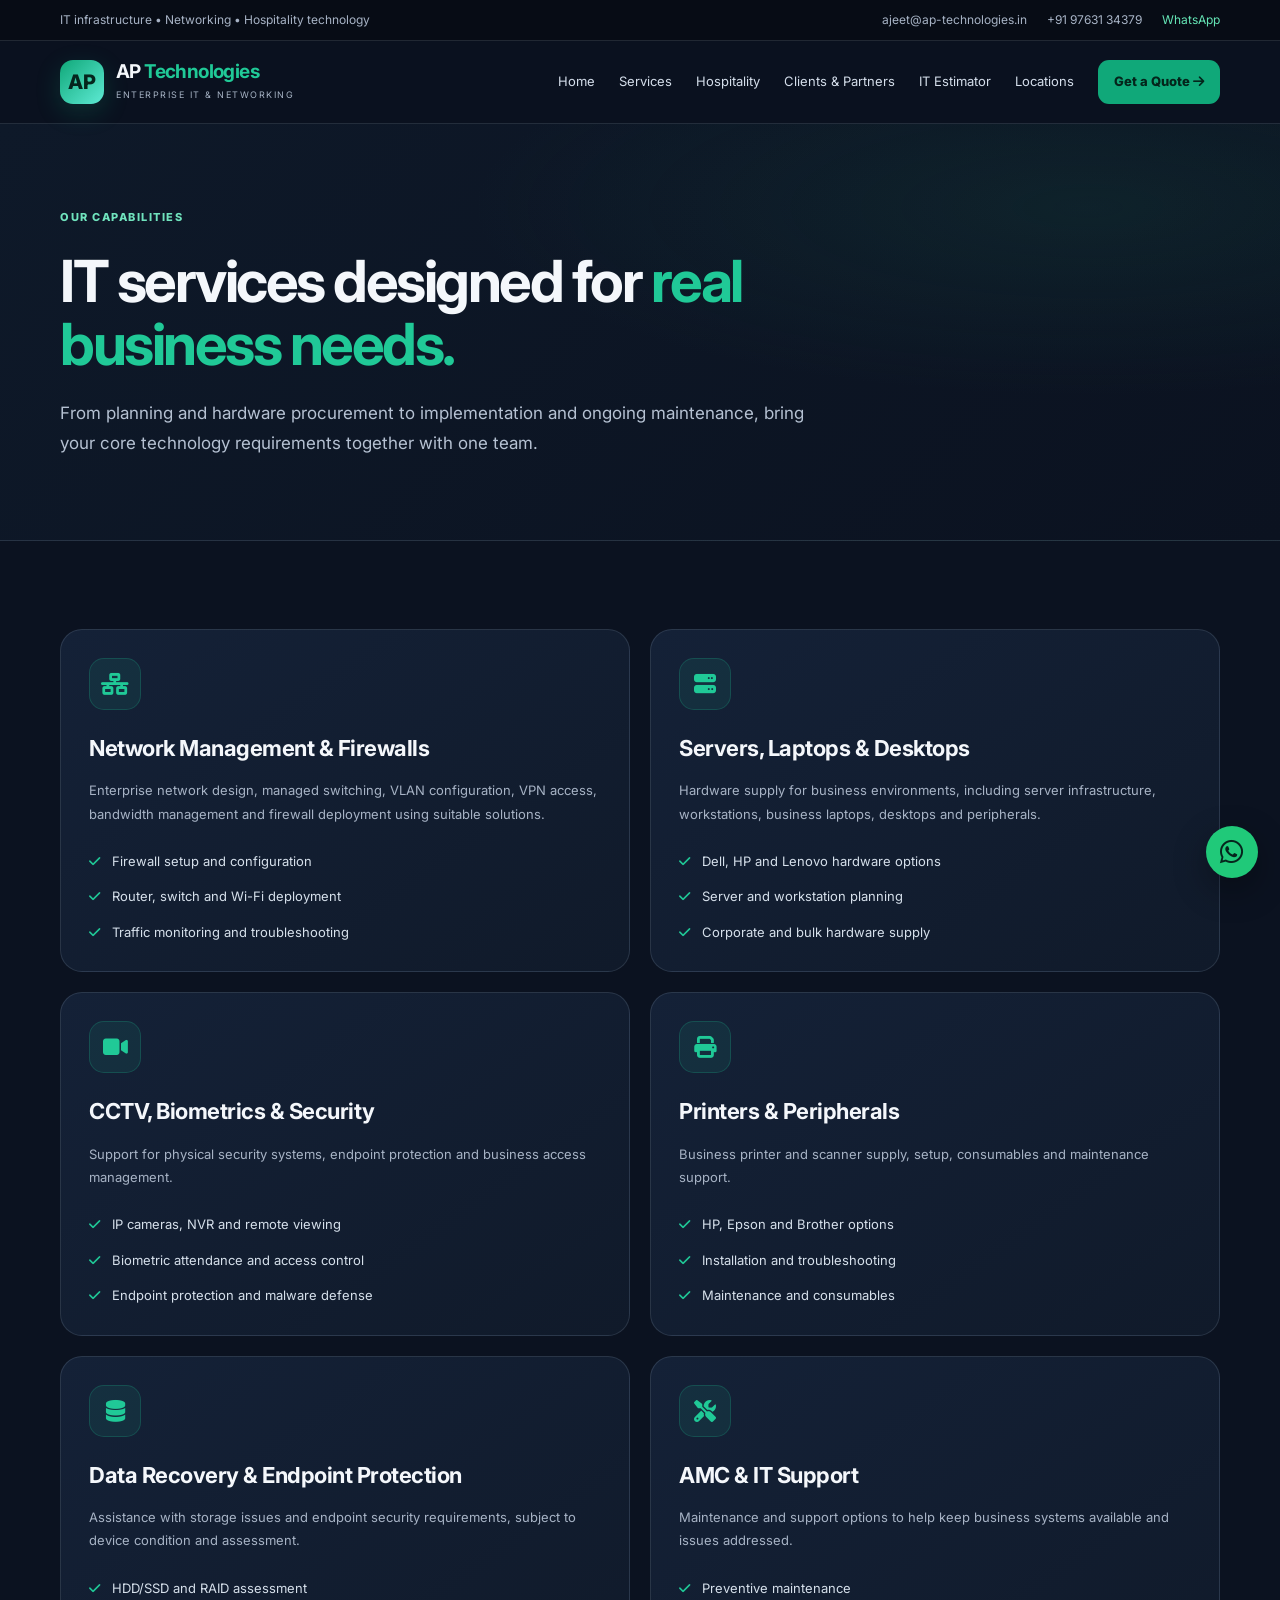
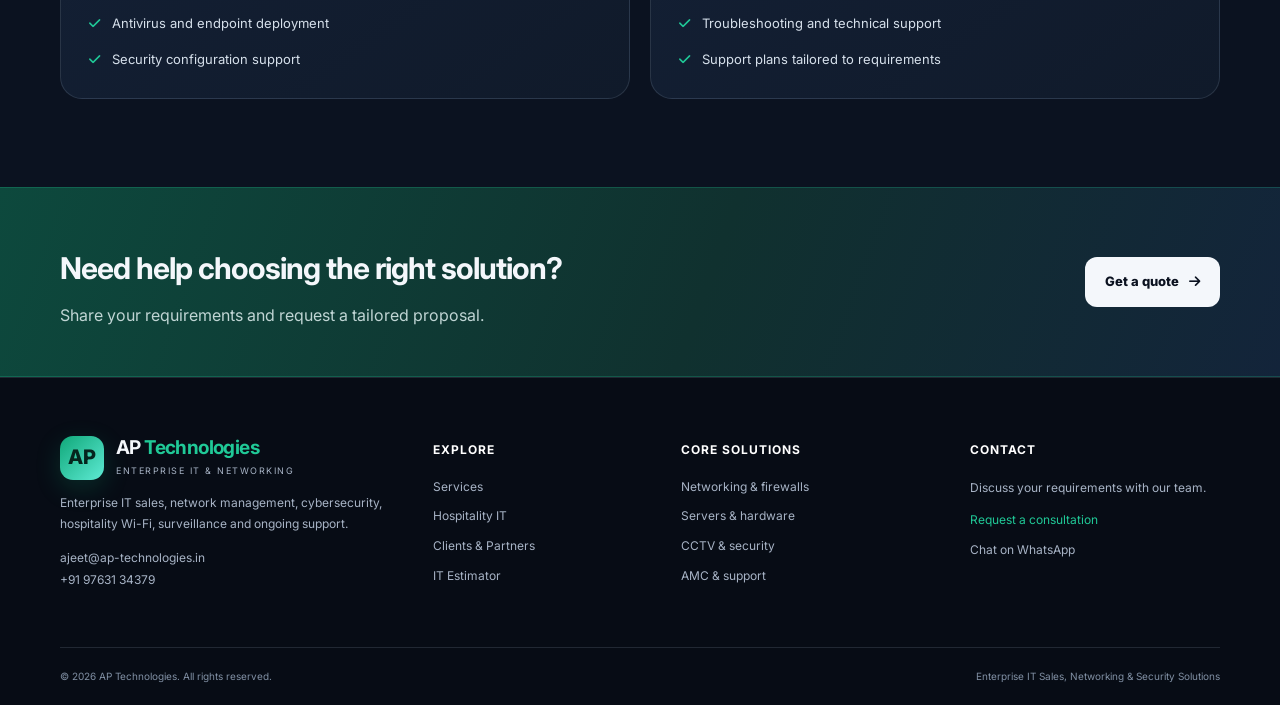
<file: services.html>
<!doctype html><html lang="en"><head><meta charset="utf-8"><meta name="viewport" content="width=device-width, initial-scale=1"><meta name="theme-color" content="#0b1220"><meta name="description" content="AP Technologies delivers enterprise IT infrastructure, networking, cybersecurity, hospitality Wi-Fi, hardware sales and support across India."><title>Services | AP Technologies</title><link rel="preconnect" href="https://fonts.googleapis.com"><link href="https://fonts.googleapis.com/css2?family=Inter:wght@400;500;600;700;800&display=swap" rel="stylesheet"><link rel="stylesheet" href="https://cdnjs.cloudflare.com/ajax/libs/font-awesome/6.5.2/css/all.min.css"><link rel="stylesheet" href="assets/style.css"></head><body><div class="topbar"><div class="container topbar-inner"><span>IT infrastructure • Networking • Hospitality technology</span><div class="top-links"><a href="mailto:ajeet@ap-technologies.in">ajeet@ap-technologies.in</a><a href="tel:+919763134379">+91 97631 34379</a><a class="whatsapp-link" href="https://wa.me/919763134379" target="_blank" rel="noopener">WhatsApp</a></div></div></div>
<header class="site-header"><div class="container nav-wrap"><a class="brand" href="index.html"><span class="brand-mark">AP</span><span><strong>AP <em>Technologies</em></strong><small>Enterprise IT & Networking</small></span></a><button class="menu-toggle" id="menu-btn" aria-label="Toggle navigation" aria-expanded="false"><i class="fa-solid fa-bars"></i></button><nav id="mobile-menu" class="main-nav"><a href="index.html">Home</a><a href="services.html">Services</a><a href="hospitality.html">Hospitality</a><a href="clients.html">Clients & Partners</a><a href="estimator.html">IT Estimator</a><a href="locations.html">Locations</a><a class="nav-cta" href="contact.html">Get a Quote <i class="fa-solid fa-arrow-right"></i></a></nav></div></header><main><section class="page-hero"><div class="container"><span class="eyebrow">Our capabilities</span><h1>IT services designed for <span>real business needs.</span></h1><p>From planning and hardware procurement to implementation and ongoing maintenance, bring your core technology requirements together with one team.</p></div></section>
<section class="section"><div class="container"><div class="detail-grid">
<article class="detail-card" id="networking"><span class="service-icon"><i class="fa-solid fa-network-wired"></i></span><h2>Network Management & Firewalls</h2><p>Enterprise network design, managed switching, VLAN configuration, VPN access, bandwidth management and firewall deployment using suitable solutions.</p><ul class="check-list"><li><i class="fa-solid fa-check"></i> Firewall setup and configuration</li><li><i class="fa-solid fa-check"></i> Router, switch and Wi-Fi deployment</li><li><i class="fa-solid fa-check"></i> Traffic monitoring and troubleshooting</li></ul></article>
<article class="detail-card" id="hardware"><span class="service-icon"><i class="fa-solid fa-server"></i></span><h2>Servers, Laptops & Desktops</h2><p>Hardware supply for business environments, including server infrastructure, workstations, business laptops, desktops and peripherals.</p><ul class="check-list"><li><i class="fa-solid fa-check"></i> Dell, HP and Lenovo hardware options</li><li><i class="fa-solid fa-check"></i> Server and workstation planning</li><li><i class="fa-solid fa-check"></i> Corporate and bulk hardware supply</li></ul></article>
<article class="detail-card" id="security"><span class="service-icon"><i class="fa-solid fa-video"></i></span><h2>CCTV, Biometrics & Security</h2><p>Support for physical security systems, endpoint protection and business access management.</p><ul class="check-list"><li><i class="fa-solid fa-check"></i> IP cameras, NVR and remote viewing</li><li><i class="fa-solid fa-check"></i> Biometric attendance and access control</li><li><i class="fa-solid fa-check"></i> Endpoint protection and malware defense</li></ul></article>
<article class="detail-card"><span class="service-icon"><i class="fa-solid fa-print"></i></span><h2>Printers & Peripherals</h2><p>Business printer and scanner supply, setup, consumables and maintenance support.</p><ul class="check-list"><li><i class="fa-solid fa-check"></i> HP, Epson and Brother options</li><li><i class="fa-solid fa-check"></i> Installation and troubleshooting</li><li><i class="fa-solid fa-check"></i> Maintenance and consumables</li></ul></article>
<article class="detail-card"><span class="service-icon"><i class="fa-solid fa-database"></i></span><h2>Data Recovery & Endpoint Protection</h2><p>Assistance with storage issues and endpoint security requirements, subject to device condition and assessment.</p><ul class="check-list"><li><i class="fa-solid fa-check"></i> HDD/SSD and RAID assessment</li><li><i class="fa-solid fa-check"></i> Antivirus and endpoint deployment</li><li><i class="fa-solid fa-check"></i> Security configuration support</li></ul></article>
<article class="detail-card"><span class="service-icon"><i class="fa-solid fa-screwdriver-wrench"></i></span><h2>AMC & IT Support</h2><p>Maintenance and support options to help keep business systems available and issues addressed.</p><ul class="check-list"><li><i class="fa-solid fa-check"></i> Preventive maintenance</li><li><i class="fa-solid fa-check"></i> Troubleshooting and technical support</li><li><i class="fa-solid fa-check"></i> Support plans tailored to requirements</li></ul></article>
</div></div></section><section class="cta-band"><div class="container cta-inner"><div><h2>Need help choosing the right solution?</h2><p>Share your requirements and request a tailored proposal.</p></div><a class="btn btn-light" href="contact.html">Get a quote <i class="fa-solid fa-arrow-right"></i></a></div></section></main><footer class="site-footer"><div class="container footer-grid"><div class="footer-about"><a class="brand" href="index.html"><span class="brand-mark">AP</span><span><strong>AP <em>Technologies</em></strong><small>Enterprise IT & Networking</small></span></a><p>Enterprise IT sales, network management, cybersecurity, hospitality Wi-Fi, surveillance and ongoing support.</p><p><a href="mailto:ajeet@ap-technologies.in">ajeet@ap-technologies.in</a><br><a href="tel:+919763134379">+91 97631 34379</a></p></div><div><h4>Explore</h4><a href="services.html">Services</a><a href="hospitality.html">Hospitality IT</a><a href="clients.html">Clients & Partners</a><a href="estimator.html">IT Estimator</a></div><div><h4>Core solutions</h4><a href="services.html#networking">Networking & firewalls</a><a href="services.html#hardware">Servers & hardware</a><a href="services.html#security">CCTV & security</a><a href="contact.html">AMC & support</a></div><div><h4>Contact</h4><p>Discuss your requirements with our team.</p><a class="footer-cta" href="contact.html">Request a consultation</a><a href="https://wa.me/919763134379" target="_blank" rel="noopener">Chat on WhatsApp</a></div></div><div class="container footer-bottom"><span>© 2026 AP Technologies. All rights reserved.</span><span>Enterprise IT Sales, Networking & Security Solutions</span></div></footer><a class="floating-whatsapp" href="https://wa.me/919763134379" target="_blank" rel="noopener" aria-label="Chat on WhatsApp"><i class="fa-brands fa-whatsapp"></i></a><script src="assets/app.js"></script></body></html>
</file>
<file: assets/style.css>
@import url('https://fonts.googleapis.com/css2?family=Inter:wght@400;500;600;700;800&display=swap');
:root{--bg:#0b1220;--panel:#111c2f;--panel2:#152238;--text:#f4f7fb;--muted:#a7b3c5;--line:rgba(180,198,220,.15);--green:#20c997;--green2:#10a879;--blue:#60a5fa;--radius:22px;--shadow:0 24px 80px rgba(0,0,0,.22)}
*{box-sizing:border-box}html{scroll-behavior:smooth;scroll-padding-top:90px}body{margin:0;background:var(--bg);color:var(--text);font-family:Inter,system-ui,sans-serif;line-height:1.65}a{color:inherit;text-decoration:none}button,input,textarea,select{font:inherit}.container{width:min(1160px,calc(100% - 40px));margin-inline:auto}.topbar{background:#070c15;border-bottom:1px solid var(--line);font-size:12px;color:var(--muted)}.topbar-inner{min-height:40px;display:flex;justify-content:space-between;align-items:center;gap:14px}.top-links{display:flex;gap:20px;align-items:center}.top-links a:hover,.site-footer a:hover{color:var(--green)}.whatsapp-link{color:#65e6b6}.site-header{position:sticky;top:0;z-index:20;background:rgba(11,18,32,.9);backdrop-filter:blur(16px);border-bottom:1px solid var(--line)}.nav-wrap{height:82px;display:flex;align-items:center;justify-content:space-between;gap:30px}.brand{display:flex;align-items:center;gap:12px;flex-shrink:0}.brand-mark{width:44px;height:44px;border-radius:13px;background:linear-gradient(135deg,var(--green2),#5eead4);display:grid;place-items:center;color:#05251d;font-weight:800;font-size:20px;box-shadow:0 8px 26px #10b98130}.brand strong{font-size:19px;letter-spacing:-.6px;display:block;line-height:1.2}.brand em{font-style:normal;color:var(--green)}.brand small{display:block;color:var(--muted);font-size:9px;letter-spacing:1.5px;text-transform:uppercase;margin-top:4px}.main-nav{display:flex;align-items:center;gap:24px;font-size:13px;color:#d5deeb}.main-nav a:not(.nav-cta):hover{color:var(--green)}.nav-cta{background:var(--green2);color:#04251b;padding:11px 16px;border-radius:11px;font-weight:800;white-space:nowrap}.menu-toggle{display:none;background:none;border:1px solid var(--line);border-radius:10px;color:white;padding:10px 13px;font-size:18px}.hero{position:relative;overflow:hidden;padding:88px 0 78px;background:radial-gradient(ellipse at 75% 35%,#123a3a 0%,transparent 38%),linear-gradient(140deg,#0b1220,#0e1b2d 70%,#0a1523)}.hero-glow{position:absolute;width:500px;height:500px;right:-120px;top:-120px;background:#10b98118;filter:blur(90px);border-radius:50%}.hero-grid{position:relative;display:grid;grid-template-columns:1.05fr .95fr;align-items:center;gap:70px}.eyebrow{display:inline-flex;align-items:center;gap:9px;color:#70e3bd;text-transform:uppercase;letter-spacing:1.5px;font-weight:800;font-size:11px}.hero h1,.page-hero h1{font-size:clamp(38px,5vw,64px);line-height:1.08;letter-spacing:-2.5px;margin:22px 0}.hero h1 span,.page-hero h1 span,h2 span{color:var(--green)}.hero-copy>p,.page-hero p{color:#b5c1d2;font-size:17px;max-width:610px;line-height:1.8}.hero-actions{display:flex;gap:12px;flex-wrap:wrap;margin-top:30px}.btn{display:inline-flex;align-items:center;justify-content:center;gap:10px;border:0;border-radius:12px;padding:14px 20px;font-size:13px;font-weight:800;cursor:pointer;transition:transform .2s,background .2s}.btn:hover{transform:translateY(-2px)}.btn-primary{background:var(--green);color:#06251d;box-shadow:0 12px 28px #10b98124}.btn-primary:hover{background:#57e2b4}.btn-secondary{border:1px solid var(--line);background:#ffffff08;color:white}.btn-light{background:#f4f7fb;color:#0b1220}.hero-proof{display:flex;gap:30px;margin-top:42px;padding-top:23px;border-top:1px solid var(--line)}.hero-proof div{display:flex;flex-direction:column}.hero-proof strong{font-size:16px}.hero-proof span{font-size:11px;color:var(--muted)}.hero-visual{height:410px;position:relative;display:grid;place-items:center}.visual-orbit{position:absolute;border:1px solid #53d8b72e;border-radius:50%;transform:rotate(-25deg)}.orbit-one{width:370px;height:290px}.orbit-two{width:290px;height:370px;transform:rotate(35deg)}.network-core{width:190px;height:190px;border-radius:40px;background:linear-gradient(145deg,#16394a,#101c2e);border:1px solid #54d8b74a;box-shadow:0 0 90px #10b9811f;display:flex;align-items:center;justify-content:center;flex-direction:column;gap:9px;z-index:1}.network-core i{font-size:44px;color:var(--green)}.network-core strong{font-size:18px}.network-core span{font-size:11px;color:var(--muted)}.float-card{position:absolute;z-index:2;display:flex;align-items:center;gap:12px;padding:15px 18px;border:1px solid #ffffff18;background:#142238eF;box-shadow:var(--shadow);border-radius:15px}.float-card>i{font-size:23px;color:var(--green)}.float-card b,.float-card small{display:block}.float-card b{font-size:12px}.float-card small{font-size:10px;color:var(--muted);margin-top:3px}.card-top{top:48px;right:-8px}.card-bottom{bottom:48px;left:-5px}.trust-strip{border-block:1px solid var(--line);background:#0e1929}.trust-inner{display:flex;align-items:center;justify-content:space-between;gap:20px;min-height:78px;flex-wrap:wrap}.trust-inner span{color:var(--muted);font-size:11px}.trust-inner b{font-size:13px;color:#d7e2ee}.section{padding:88px 0}.section-muted{background:#0e1929;border-block:1px solid var(--line)}.section-heading{text-align:center;max-width:700px;margin:0 auto 42px}.section-heading h2,.split-layout h2{font-size:clamp(30px,4vw,43px);line-height:1.2;letter-spacing:-1.4px;margin:14px 0}.section-heading p,.lead{color:var(--muted);font-size:15px}.service-grid{display:grid;grid-template-columns:repeat(3,1fr);gap:18px}.service-card,.detail-card,.location-card,.client-tile,.brand-tile{background:linear-gradient(145deg,#142137,#101a2a);border:1px solid var(--line);border-radius:var(--radius);padding:28px;transition:transform .2s,border-color .2s}.service-card:hover,.detail-card:hover,.location-card:hover{transform:translateY(-4px);border-color:#20c99765}.service-icon{width:52px;height:52px;border-radius:15px;display:grid;place-items:center;background:#20c99717;border:1px solid #20c99735;color:var(--green);font-size:22px}.service-card h3{font-size:18px;margin:22px 0 9px}.service-card p,.detail-card p,.location-card p{font-size:13px;color:var(--muted);line-height:1.8}.card-link{display:inline-flex;gap:9px;align-items:center;color:var(--green);font-size:12px;font-weight:800;margin-top:15px}.split-layout{display:grid;grid-template-columns:1fr 1fr;gap:80px;align-items:center}.check-list{padding:0;margin:25px 0 30px;list-style:none;display:grid;gap:14px}.check-list li{display:flex;gap:12px;color:#d6e0eb;font-size:13px}.check-list i{color:var(--green);margin-top:4px}.feature-panel{padding:30px;border-radius:28px;border:1px solid #20c99738;background:radial-gradient(circle at 100% 0,#1b6b5a33,transparent 45%),linear-gradient(145deg,#14253a,#0e1828);box-shadow:var(--shadow)}.feature-panel-top{display:flex;gap:12px;align-items:center;padding-bottom:25px;border-bottom:1px solid var(--line);font-weight:800}.feature-panel-top i{color:var(--green);font-size:24px}.feature-stat{display:flex;justify-content:space-between;gap:15px;padding:20px 0;border-bottom:1px solid var(--line)}.feature-stat:last-child{border:0;padding-bottom:0}.feature-stat strong{font-size:14px}.feature-stat span{font-size:12px;color:var(--muted);text-align:right}.steps-grid{display:grid;grid-template-columns:repeat(4,1fr);gap:18px}.steps-grid>div{padding:25px;border-top:1px solid var(--line);background:#ffffff03}.steps-grid span{color:var(--green);font-size:12px;font-weight:800;letter-spacing:1px}.steps-grid h3{font-size:17px;margin:12px 0 8px}.steps-grid p{font-size:12px;color:var(--muted)}.cta-band{padding:48px 0;background:linear-gradient(110deg,#0d493d,#10312f 55%,#13243a);border-block:1px solid #20c9973b}.cta-inner{display:flex;justify-content:space-between;align-items:center;gap:30px}.cta-inner h2{font-size:30px;letter-spacing:-1px;margin:8px 0}.cta-inner p{color:#c0d5d4;margin:0}.page-hero{padding:78px 0 64px;background:radial-gradient(ellipse at 85% 20%,#164e443d,transparent 40%),linear-gradient(135deg,#0e1929,#0b1220);border-bottom:1px solid var(--line)}.page-hero h1{max-width:850px;font-size:clamp(38px,5vw,58px)}.page-hero p{max-width:760px}.detail-grid{display:grid;grid-template-columns:repeat(2,1fr);gap:20px}.detail-card h2{font-size:22px;letter-spacing:-.5px;margin:20px 0 10px}.detail-card .check-list{margin-bottom:0}.brand-grid{display:grid;grid-template-columns:repeat(4,1fr);gap:14px}.brand-tile{display:flex;align-items:center;gap:13px;padding:20px}.brand-tile i{font-size:20px;color:var(--green)}.brand-tile strong{font-size:13px}.client-grid,.location-grid{display:grid;grid-template-columns:repeat(3,1fr);gap:16px}.client-tile{text-align:center;display:flex;align-items:center;flex-direction:column;gap:9px}.client-tile i,.location-card>i{font-size:27px;color:var(--green)}.client-tile strong{font-size:13px}.client-tile span{font-size:11px;color:var(--muted)}.location-card h2{font-size:19px;margin:18px 0 5px}.estimator-layout{display:grid;grid-template-columns:1.2fr .8fr;gap:22px;align-items:start}.estimator-card,.estimate-result,.contact-form{border:1px solid var(--line);background:linear-gradient(145deg,#142137,#101a2a);border-radius:24px;padding:30px}.estimator-card>label{display:flex;justify-content:space-between;gap:12px;font-weight:800;font-size:13px;margin:10px 0 15px}.estimator-card>label:not(:first-child){margin-top:30px}.estimator-card label strong{color:var(--green)}.choice-grid{display:grid;grid-template-columns:repeat(2,1fr);gap:10px}.choice{border:1px solid var(--line);background:#0c1626;color:#cbd6e4;padding:13px;border-radius:11px;cursor:pointer;font-size:12px}.choice.active{border-color:var(--green);background:#20c99718;color:#7be9c5}.estimator-card input[type=range]{width:100%;accent-color:var(--green)}.range-labels{display:flex;justify-content:space-between;color:var(--muted);font-size:11px}.checks{display:grid;grid-template-columns:repeat(2,1fr);gap:10px}.checks label{padding:12px;background:#0c1626;border:1px solid var(--line);border-radius:10px;font-size:12px;display:flex;align-items:center;gap:9px}.checks input{accent-color:var(--green)}.estimate-result{position:sticky;top:115px}.result-icon{display:block;font-size:38px;color:var(--green);margin:25px 0}.estimate-result h2{font-size:23px;line-height:1.4}.estimate-result p{color:var(--muted);font-size:13px}.fine-print{font-size:11px!important;color:#8c9cb1!important;line-height:1.7}.btn-full{width:100%;margin-top:15px}.contact-layout{display:grid;grid-template-columns:.8fr 1.2fr;gap:55px;align-items:start}.contact-info h2,.contact-form h2{font-size:27px;letter-spacing:-.8px;margin:0 0 15px}.contact-method{display:flex;gap:15px;align-items:center;padding:17px;border:1px solid var(--line);border-radius:15px;margin-top:13px;background:#ffffff04}.contact-method>i{width:43px;height:43px;display:grid;place-items:center;background:#20c99717;color:var(--green);border-radius:12px;font-size:18px}.contact-method small,.contact-method strong{display:block}.contact-method small{font-size:11px;color:var(--muted)}.contact-method strong{font-size:13px;overflow-wrap:anywhere}.form-grid{display:grid;grid-template-columns:1fr 1fr;gap:18px}.form-grid label{display:grid;gap:8px;color:#cbd6e4;font-size:11px;font-weight:800}.form-grid input,.form-grid select,.form-grid textarea{width:100%;border:1px solid #2a3a50;background:#0a1423;border-radius:10px;padding:13px;color:white;outline:none;font-size:13px}.form-grid input:focus,.form-grid select:focus,.form-grid textarea:focus{border-color:var(--green)}.full-field{grid-column:1/-1}.form-success{padding:12px;margin-top:15px;background:#20c9971c;color:#7be9c5;border-radius:10px;font-size:12px}.site-footer{padding:58px 0 0;background:#070c15;border-top:1px solid var(--line)}.footer-grid{display:grid;grid-template-columns:1.6fr 1fr 1.2fr 1.2fr;gap:40px;padding-bottom:45px}.footer-about p,.site-footer p{color:var(--muted);font-size:12px;line-height:1.8}.site-footer h4{color:#fff;font-size:12px;text-transform:uppercase;letter-spacing:1px;margin:4px 0 17px}.site-footer .footer-grid>div:not(:first-child)>a{display:block;font-size:12px;color:var(--muted);margin:10px 0}.footer-cta{color:var(--green)!important}.footer-bottom{border-top:1px solid var(--line);padding:20px 0;display:flex;justify-content:space-between;gap:15px;color:#8190a4;font-size:10px}.floating-whatsapp{position:fixed;right:22px;bottom:22px;width:52px;height:52px;display:grid;place-items:center;background:#20c979;color:#06251d;border-radius:50%;font-size:27px;z-index:15;box-shadow:0 12px 35px #0005}
@media(max-width:1000px){.main-nav{gap:13px;font-size:12px}.hero-grid{gap:30px}.hero h1{font-size:50px}.brand-grid{grid-template-columns:repeat(3,1fr)}.footer-grid{grid-template-columns:repeat(2,1fr)}}@media(max-width:800px){.topbar-inner{padding:8px 0;align-items:flex-start;flex-direction:column}.top-links{gap:12px;flex-wrap:wrap}.nav-wrap{height:72px}.menu-toggle{display:block}.main-nav{display:none;position:absolute;top:72px;left:0;right:0;background:#0b1220;border-bottom:1px solid var(--line);padding:18px 22px 24px;flex-direction:column;align-items:stretch;gap:5px}.main-nav.open{display:flex}.main-nav a{padding:10px}.nav-cta{text-align:center;margin-top:8px}.hero{padding:65px 0}.hero-grid,.split-layout,.contact-layout,.estimator-layout{grid-template-columns:1fr}.hero-visual{height:350px;max-width:530px;width:100%;margin:auto}.hero h1{font-size:clamp(40px,9vw,56px)}.service-grid{grid-template-columns:repeat(2,1fr)}.steps-grid{grid-template-columns:repeat(2,1fr)}.split-layout{gap:35px}.cta-inner{align-items:flex-start;flex-direction:column}.estimate-result{position:static}.client-grid,.location-grid{grid-template-columns:repeat(2,1fr)}}@media(max-width:540px){.container{width:min(100% - 30px,1160px)}.topbar{font-size:11px}.top-links{gap:9px}.brand strong{font-size:16px}.brand-mark{width:40px;height:40px}.hero-proof{gap:15px;justify-content:space-between}.hero-proof strong{font-size:13px}.hero-visual{height:300px}.orbit-one{width:290px;height:230px}.orbit-two{width:230px;height:290px}.network-core{width:150px;height:150px;border-radius:32px}.network-core i{font-size:34px}.float-card{padding:10px 12px}.float-card b{font-size:10px}.float-card small{font-size:9px}.card-top{right:0;top:20px}.card-bottom{left:0;bottom:18px}.trust-inner{padding:20px 0;justify-content:center}.trust-inner span{width:100%;text-align:center}.section{padding:65px 0}.section-heading h2,.split-layout h2{font-size:32px}.service-grid,.detail-grid,.client-grid,.location-grid,.brand-grid{grid-template-columns:1fr}.service-card,.detail-card{padding:24px}.steps-grid{grid-template-columns:1fr 1fr;gap:8px}.steps-grid>div{padding:16px}.steps-grid h3{font-size:15px}.steps-grid p{font-size:11px}.page-hero{padding:58px 0 48px}.page-hero h1{font-size:40px;letter-spacing:-1.7px}.page-hero p{font-size:15px}.estimator-card,.estimate-result,.contact-form{padding:22px}.checks,.form-grid{grid-template-columns:1fr}.full-field{grid-column:auto}.footer-grid{grid-template-columns:1fr;gap:22px}.footer-bottom{flex-direction:column}.cta-inner h2{font-size:27px}}
</file>
